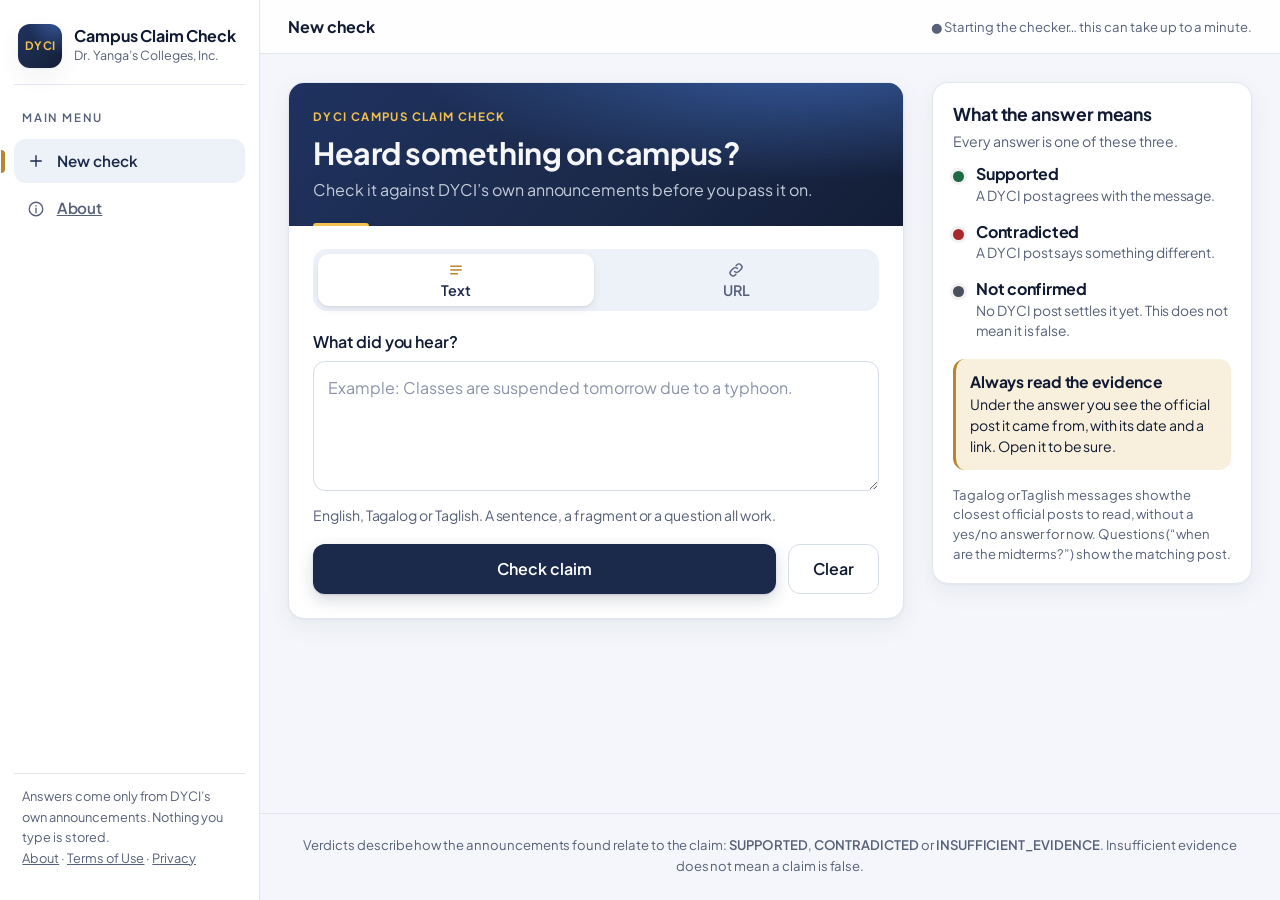
<file: frontend/index.html>
<!DOCTYPE html>
<html lang="en">
<head>
  <meta charset="utf-8">
  <meta name="viewport" content="width=device-width, initial-scale=1">
  <title>DYCI Campus Claim Check</title>
  <link rel="stylesheet" href="css/styles.css">
</head>
<body>
  <a class="skip" href="#claim">Skip to the claim form</a>

  <div class="shell">
    <aside id="sidebar" class="sidebar" aria-label="Main menu">
      <div class="brand">
        <span class="brand-badge" aria-hidden="true">DYCI</span>
        <div>
          <p class="brand-name">Campus Claim Check</p>
          <p class="brand-sub">Dr. Yanga&rsquo;s Colleges, Inc.</p>
        </div>
      </div>
      <p class="nav-label">Main menu</p>
      <nav>
        <ul class="nav">
          <li><button type="button" class="nav-item active" data-view="check" aria-current="page">
            <svg class="nav-icon" viewBox="0 0 24 24" aria-hidden="true"><path d="M12 5v14M5 12h14"/></svg>New check</button></li>
          <li id="nav-dashboard" hidden><button type="button" class="nav-item" data-view="dashboard">
            <svg class="nav-icon" viewBox="0 0 24 24" aria-hidden="true"><path d="M4 20V10M10 20V4M16 20v-7M22 20H2"/></svg>Dashboard</button></li>
          <li id="nav-account" hidden><button type="button" class="nav-item" data-view="account">
            <svg class="nav-icon" viewBox="0 0 24 24" aria-hidden="true"><circle cx="12" cy="8" r="4"/><path d="M4 21c0-4.4 3.6-7 8-7s8 2.6 8 7"/></svg>Account</button></li>
          <li id="nav-users" hidden><button type="button" class="nav-item" data-view="users">
            <svg class="nav-icon" viewBox="0 0 24 24" aria-hidden="true"><circle cx="9" cy="8" r="3.5"/><path d="M2.5 20c0-3.6 2.9-6 6.5-6s6.5 2.4 6.5 6M16 4.5a3.5 3.5 0 0 1 0 7M18 14c2.2.6 3.5 2.8 3.5 6"/></svg>Users</button></li>
          <li id="nav-sources" hidden><button type="button" class="nav-item" data-view="sources">
            <svg class="nav-icon" viewBox="0 0 24 24" aria-hidden="true"><rect x="3" y="4" width="18" height="16" rx="2"/><path d="M7 9h10M7 13h10M7 17h6"/></svg>Sources<span id="nav-sources-badge" class="nav-badge" hidden></span></button></li>
          <li id="nav-tour" hidden><button type="button" class="nav-item" id="tour-start">
            <svg class="nav-icon" viewBox="0 0 24 24" aria-hidden="true"><path d="M5 4v16M5 5h11l-2 3.5L16 12H5"/></svg>Take the tour</button></li>
          <li><a class="nav-item" href="about.html">
            <svg class="nav-icon" viewBox="0 0 24 24" aria-hidden="true"><circle cx="12" cy="12" r="9"/><path d="M12 11v6M12 7.5v.5"/></svg>About</a></li>
        </ul>
      </nav>
      <p class="sidebar-foot">Answers come only from DYCI&rsquo;s own announcements. Nothing you type is stored.<br>
        <a href="about.html">About</a> &middot; <a href="terms.html">Terms of Use</a> &middot; <a href="privacy.html">Privacy</a></p>
    </aside>
    <div id="scrim" class="scrim" hidden></div>

    <div class="main-col">
      <header class="topbar">
        <button type="button" id="menu-btn" class="icon-btn" aria-controls="sidebar" aria-expanded="false" aria-label="Open the menu">
          <svg viewBox="0 0 24 24" aria-hidden="true"><path d="M4 7h16M4 12h16M4 17h16"/></svg></button>
        <p id="view-title" class="topbar-title">New check</p>
        <p id="api-status" class="api-status pending" role="status">Connecting to the checker…</p>
        <div id="account-chip" class="account-chip" hidden>
          <span id="account-name"></span>
          <button type="button" id="signout-btn" class="secondary small">Sign out</button>
        </div>
        <div id="signin-top" class="signin-top" hidden></div>
      </header>

      <main id="main">
        <section id="view-check" class="view" aria-labelledby="check-heading">
          <div class="grid">
            <div class="col-main">
              <div class="scan-card">
                <div id="tour-banner" class="tour-banner" hidden>
                  <span>New here? See how the checker works in about a minute.</span>
                  <button type="button" id="tour-banner-start" class="primary small">Take the tour</button>
                  <button type="button" id="tour-banner-close" class="icon-btn" aria-label="Hide this message">&times;</button>
                </div>
                <div class="card-hero">
                  <p class="hero-kicker">DYCI Campus Claim Check</p>
                  <h1 id="check-heading" class="scan-title">Heard something on campus?</h1>
                  <p class="scan-lead">Check it against DYCI&rsquo;s own announcements before you pass it on.</p>
                </div>
                <div class="tabs" role="tablist" aria-label="What to check" id="mode-tabs">
                  <button type="button" role="tab" id="tab-text" class="tab" aria-selected="true" data-mode="text">
                    <svg viewBox="0 0 24 24" aria-hidden="true"><path d="M5 7h14M5 12h14M5 17h9"/></svg>Text</button>
                  <button type="button" role="tab" id="tab-url" class="tab" aria-selected="false" data-mode="url">
                    <svg viewBox="0 0 24 24" aria-hidden="true"><path d="M10 14a4 4 0 0 0 5.7 0l3-3a4 4 0 0 0-5.7-5.7l-1 1M14 10a4 4 0 0 0-5.7 0l-3 3a4 4 0 0 0 5.7 5.7l1-1"/></svg>URL</button>
                </div>

                <form id="verify-form" novalidate>
                  <label for="claim">What did you hear?</label>
                  <textarea id="claim" name="claim" rows="4" required maxlength="1000" aria-describedby="claim-help"
                    placeholder="Example: Classes are suspended tomorrow due to a typhoon."></textarea>
                  <p id="claim-help" class="help">English, Tagalog or Taglish. A sentence, a fragment or a question all work.</p>
                  <p id="claim-error" class="field-error" hidden></p>

                  <div id="url-field" class="optional-link" hidden>
                    <label for="url">Link to the announcement</label>
                    <input id="url" name="url" type="text" inputmode="url" autocomplete="off"
                      placeholder="https://www.facebook.com/…" aria-describedby="url-help">
                    <p id="url-help" class="help">The message above is checked against that page only. The page is fetched
                      for this check and not stored. It is not checked against DYCI&rsquo;s announcements.</p>
                  </div>

                  <div class="actions">
                    <button type="submit" id="submit-btn" class="primary">Check claim</button>
                    <button type="button" id="reset-btn" class="secondary">Clear</button>
                  </div>
                </form>

                <!-- Screenshot check (Phase 1): hidden unless /health enables it. The picture stays in the browser for the preview;
                     only the checked upload is sent, and the server keeps nothing. -->
                <section id="image-check" class="image-check" hidden aria-labelledby="image-title">
                  <h2 id="image-title" class="visually-hidden">Check a screenshot or photo of an announcement</h2>
                  <form id="image-form" novalidate>
                    <label for="image-file" class="drop">
                      <svg viewBox="0 0 24 24" aria-hidden="true"><rect x="3" y="5" width="18" height="14" rx="2"/><path d="m3 16 5-5 4 4 3-3 6 6"/><circle cx="15.5" cy="9.5" r="1.5"/></svg>
                      <span class="drop-title">Choose a screenshot or photo</span>
                      <span class="optional">JPEG, PNG or WebP, up to 5 MB</span>
                    </label>
                    <input id="image-file" name="image" type="file" accept="image/jpeg,image/png,image/webp" aria-describedby="image-help">
                    <p id="image-help" class="help">The text in the picture is read and checked against the campus announcements. This
                      checks what the picture says, not whether the picture was edited. The picture is not stored.</p>
                    <img id="image-preview" class="image-preview" alt="Preview of the selected picture" hidden>
                    <p id="image-error" class="field-error" hidden></p>
                    <div class="actions">
                      <button type="submit" id="image-submit" class="primary">Check screenshot</button>
                    </div>
                  </form>
                </section>
              </div>

              <section id="status-region" aria-live="polite" aria-atomic="true">
                <p id="loading" class="loading" hidden></p>
                <div id="error" class="error" role="alert" hidden tabindex="-1">
                  <h2 id="error-title"></h2>
                  <p id="error-message"></p>
                  <p id="error-hint" class="help"></p>
                  <details id="error-tech" class="error-tech" hidden>
                    <summary>Technical details</summary>
                    <p id="error-tech-text" class="help"></p>
                  </details>
                </div>
              </section>

              <section id="result" class="result" hidden aria-labelledby="result-title" tabindex="-1"></section>
            </div>

            <aside class="col-side">
              <section id="guide" class="card" aria-labelledby="guide-title" tabindex="-1">
                <!-- The same title, labels and words as the tour's "What the answer means" and "Always read the evidence"
                     steps (js/app.js exampleVerdicts and tourSteps); tests/test_pages.py keeps them identical. -->
                <h2 id="guide-title">What the answer means</h2>
                <p class="help guide-lead">Every answer is one of these three.</p>
                <ul class="legend">
                  <li><span class="dot supported" aria-hidden="true"></span><div><h3>Supported</h3><p>A DYCI post agrees with the message.</p></div></li>
                  <li><span class="dot contradicted" aria-hidden="true"></span><div><h3>Contradicted</h3><p>A DYCI post says something different.</p></div></li>
                  <li><span class="dot insufficient" aria-hidden="true"></span><div><h3>Not confirmed</h3><p>No DYCI post settles it yet. This does not mean it is false.</p></div></li>
                </ul>
                <div class="guide-evidence">
                  <h3>Always read the evidence</h3>
                  <p>Under the answer you see the official post it came from, with its date and a link. Open it to be sure.</p>
                </div>
                <p class="guide-other">Tagalog or Taglish messages show the closest official posts to read, without a yes/no
                  answer for now. Questions (&ldquo;when are the midterms?&rdquo;) show the matching post.</p>
                <!-- Picture levels: shown only when the picture check is on; the same words as the tour's levels step
                     (js/app.js exampleLevels); tests/test_pages.py keeps them identical. -->
                <div id="guide-levels" class="guide-levels" hidden>
                  <h3 class="guide-levels-title">Picture check levels</h3>
                  <p class="help guide-lead">Screenshots and posters get a level from 5 to 1.</p>
                  <ul class="legend">
                    <li><span class="dot supported" aria-hidden="true"></span><div><h3>Level 5: Matches DYCI</h3><p>Every statement read from the picture matches a DYCI post, and none conflicts.</p></div></li>
                    <li><span class="dot supported" aria-hidden="true"></span><div><h3>Level 4: Mostly matches</h3><p>Some statements match a DYCI post and none conflicts; the rest couldn’t be checked.</p></div></li>
                    <li><span class="dot insufficient" aria-hidden="true"></span><div><h3>Level 3: Can’t confirm</h3><p>Nothing clearly matches or conflicts. Often the text was hard to read, or DYCI hasn’t posted about it. This does not mean it is fake.</p></div></li>
                    <li><span class="dot sketchy" aria-hidden="true"></span><div><h3>Level 2: Sketchy</h3><p>It looks official, but something in it doesn’t fit DYCI’s posts. Check DYCI’s page before sharing.</p></div></li>
                    <li><span class="dot contradicted" aria-hidden="true"></span><div><h3>Level 1: Conflicts with DYCI</h3><p>A DYCI post clearly says something different.</p></div></li>
                  </ul>
                </div>
              </section>
            </aside>
          </div>
        </section>

        <!-- Sign in with Google, DYCI accounts only (CAMPUS_VERIFY_AUTH=google): hidden unless /health says so. -->
        <section id="view-signin" class="view landing" hidden aria-labelledby="signin-heading">
          <div class="landing-hero">
            <p class="hero-kicker landing-kicker">DYCI Campus Claim Check</p>
            <h1 id="signin-heading">Heard something on campus? Check it before you pass it on.</h1>
            <p class="landing-lead">Compare any message, screenshot or link with Dr. Yanga&rsquo;s Colleges&rsquo; own
              official announcements, in seconds.</p>
            <div id="google-btn" class="google-btn"></div>
            <p class="landing-note">For the DYCI community: sign in with your <strong id="signin-domain">@dyci.edu.ph</strong>
              Google account.</p>
            <p id="signin-error" class="field-error" role="alert" hidden></p>
          </div>
          <div class="landing-grid">
            <div class="landing-tile"><span class="tile-icon" aria-hidden="true"><svg viewBox="0 0 24 24"><path d="M5 7h14M5 12h14M5 17h9"/></svg></span><h2>Type it</h2><p>Write what you heard, in English, Tagalog or Taglish.</p></div>
            <div class="landing-tile"><span class="tile-icon" aria-hidden="true"><svg viewBox="0 0 24 24"><rect x="3" y="5" width="18" height="14" rx="2"/><path d="m3 16 5-5 4 4 3-3 6 6"/></svg></span><h2>Screenshot it</h2><p>Upload a picture of an announcement; its text and photo are checked.</p></div>
            <div class="landing-tile"><span class="tile-icon" aria-hidden="true"><svg viewBox="0 0 24 24"><path d="M10 14a4 4 0 0 0 5.7 0l3-3a4 4 0 0 0-5.7-5.7l-1 1M14 10a4 4 0 0 0-5.7 0l-3 3a4 4 0 0 0 5.7 5.7l1-1"/></svg></span><h2>Link it</h2><p>Paste a link to a post and check your message against it.</p></div>
          </div>
          <div class="landing-answers">
            <h2>Answers you can trust, with the source</h2>
            <ul>
              <li><span class="dot supported" aria-hidden="true"></span><strong>Yes</strong> &mdash; a DYCI post backs it</li>
              <li><span class="dot contradicted" aria-hidden="true"></span><strong>No</strong> &mdash; DYCI&rsquo;s post says otherwise</li>
              <li><span class="dot insufficient" aria-hidden="true"></span><strong>Not confirmed yet</strong> &mdash; nothing settles it, so don&rsquo;t share it yet</li>
            </ul>
            <p class="help">Every answer shows the official post, its date and a link.</p>
          </div>
          <div class="scan-card signin-card">
            <p class="help"><a href="about.html">About</a> &middot; <a href="terms.html">Terms of Use</a> &middot;
              <a href="privacy.html">Privacy Notice</a></p>
            <p class="help">Google confirms who you are; this site never sees your password. It keeps your DYCI email,
              your name and when you signed in, so that only DYCI accounts can use it. It does not keep what you check
              unless you turn on history in your account.</p>
            <p class="help"><strong>By signing in you agree to the <a href="terms.html" target="_blank" rel="noopener">Terms
              of Use</a> and the <a href="privacy.html" target="_blank" rel="noopener">Privacy Notice</a>.</strong></p>
          </div>
        </section>

        <section id="view-account" class="view" hidden aria-labelledby="account-heading">
          <div class="account-wrap">
            <div class="account-hero">
              <div id="acct-avatar" class="avatar" aria-hidden="true"></div>
              <div class="account-who">
                <h1 id="account-heading" class="account-name"><span id="acct-name"></span></h1>
                <p class="account-email"><span id="acct-email"></span></p>
                <p class="account-meta"><span id="acct-role" class="role-badge"></span>
                  <span id="acct-since"></span></p>
              </div>
              <button type="button" id="signout-btn-2" class="secondary">Sign out</button>
            </div>

            <section class="account-card" aria-labelledby="privacy-heading">
              <h2 id="privacy-heading">Privacy &amp; history</h2>
              <div class="switch-row">
                <div>
                  <p class="switch-title">Keep a history of my checks</p>
                  <p class="help">Off by default. When on, the messages and links you check are kept under
                    <strong>My checks</strong> so you can see them again. Only you can see them. Pictures are never kept.
                    The newest 50 are kept, each for 90 days.</p>
                </div>
                <label class="switch" for="history-toggle">
                  <input type="checkbox" id="history-toggle" role="switch">
                  <span class="switch-track" aria-hidden="true"></span>
                  <span class="visually-hidden">Keep a history of my checks</span>
                </label>
              </div>
              <p id="history-status" class="help" role="status"></p>
            </section>

            <section class="account-card" id="checks-card" aria-labelledby="checks-heading" hidden>
              <div class="checks-head">
                <h2 id="checks-heading">My checks</h2>
                <button type="button" id="checks-clear" class="secondary small" hidden>Clear all</button>
              </div>
              <p class="help">Each answer is what the checker said <em>on that day</em>. Posts and dates change, so use
                <strong>Check again</strong> for today&rsquo;s answer.</p>
              <p id="checks-status" class="help" role="status"></p>
              <ol id="checks-list" class="checks-list"></ol>
            </section>

            <section class="account-card" aria-labelledby="data-heading">
              <h2 id="data-heading">Your data</h2>
              <p class="help">We keep your DYCI email, your name and when you signed in. Never your password, and never
                what you check unless history is on.
                <a href="privacy.html" target="_blank" rel="noopener">Read the privacy notice</a>.</p>
            </section>

            <section class="account-card danger-zone" aria-labelledby="danger-heading">
              <h2 id="danger-heading">Danger zone</h2>
              <div class="switch-row">
                <div>
                  <p class="switch-title">Delete my account</p>
                  <p class="help">Erases your name, email, sign-in record, history choice and saved checks. This cannot
                    be undone.</p>
                </div>
                <button type="button" id="delete-account-btn" class="danger-btn">Delete account</button>
              </div>
              <p id="delete-status" class="help" role="status"></p>
            </section>
          </div>

          <dialog id="delete-dialog" class="confirm-dialog" aria-labelledby="delete-title">
            <h2 id="delete-title">Delete your account?</h2>
            <p>This erases your name, DYCI email, sign-in record, history choice and saved checks from the checker. You can sign in
              again later, which creates a new account.</p>
            <ol class="confirm-steps">
              <li><label for="delete-confirm">Type <strong>DELETE</strong> to confirm</label>
                <input id="delete-confirm" type="text" autocomplete="off" spellcheck="false"></li>
              <li><span>Confirm it is you with Google</span>
                <div id="delete-google-btn" class="google-btn" hidden></div>
                <p id="delete-google-hint" class="help">Available after you type DELETE.</p></li>
            </ol>
            <p id="delete-error" class="field-error" role="alert" hidden></p>
            <div class="actions">
              <button type="button" id="delete-cancel" class="secondary">Cancel</button>
            </div>
          </dialog>
        </section>

        <section id="view-users" class="view" hidden aria-labelledby="users-heading">
          <div class="dash-head">
            <div>
              <h1 id="users-heading" class="scan-title">Users</h1>
              <p class="scan-lead">DYCI accounts that have signed in. Disabling an account signs it out and blocks sign-in.
                Administrators are set by the server owner.</p>
            </div>
            <button type="button" id="users-refresh" class="secondary">Refresh</button>
          </div>
          <p id="users-status" class="loading" role="status"></p>
          <div id="users-body" class="table-wrap"></div>
        </section>

        <section id="view-sources" class="view" hidden aria-labelledby="sources-heading">
          <div class="dash-head">
            <h1 id="sources-heading" class="scan-title">Sources</h1>
            <p class="scan-lead">The official Facebook pages the checker collects announcements from. Tokens are stored
              encrypted and are never shown again after you save them.</p>
          </div>
          <div class="dash-controls" role="toolbar" aria-label="Sources">
            <p id="sources-summary" class="control-label"></p>
            <button type="button" id="sources-refresh" class="secondary">Refresh</button>
          </div>
          <div id="sources-alert" class="alert-card" role="alert" hidden></div>
          <p id="sources-status" class="loading" role="status"></p>
          <div id="sources-body" class="table-wrap"></div>

          <div class="sources-grid">
            <section class="account-card" aria-labelledby="add-source-heading">
              <h2 id="add-source-heading">Add a page</h2>
              <form id="add-source-form" class="source-form" autocomplete="off">
                <label for="source-page-id">Page ID</label>
                <input id="source-page-id" type="text" inputmode="numeric" placeholder="e.g. 100064123456789" required>
                <label for="source-tier">Trust level</label>
                <select id="source-tier">
                  <option value="official">Official (DYCI&rsquo;s own pages)</option>
                  <option value="recognized">Recognized (departments, councils)</option>
                  <option value="unverified">Unverified</option>
                </select>
                <label for="source-token">Page access token</label>
                <input id="source-token" type="password" autocomplete="off" spellcheck="false" required>
                <p class="help">Given by a person who manages the page. The checker asks Meta to confirm it reads this
                  page before saving, and takes the page&rsquo;s name from Meta.</p>
                <p id="add-source-status" class="help" role="status"></p>
                <button type="submit" class="primary">Check with Meta and add</button>
              </form>
            </section>
            <section class="account-card" aria-labelledby="source-log-heading">
              <h2 id="source-log-heading">Recent activity</h2>
              <ol id="sources-log" class="source-log"></ol>
            </section>
          </div>

          <dialog id="token-dialog" class="confirm-dialog" aria-labelledby="token-title">
            <h2 id="token-title">Replace token</h2>
            <p id="token-for" class="help"></p>
            <form id="token-form" autocomplete="off">
              <label for="token-input">New page access token</label>
              <input id="token-input" type="password" autocomplete="off" spellcheck="false" required>
              <p id="token-error" class="field-error" role="alert" hidden></p>
              <div class="actions">
                <button type="button" id="token-cancel" class="secondary">Cancel</button>
                <button type="submit" class="primary">Check with Meta and save</button>
              </div>
            </form>
          </dialog>
        </section>

        <section id="view-dashboard" class="view" hidden aria-labelledby="dash-heading">
          <div class="dash-head">
            <div>
              <h1 id="dash-heading" class="scan-title">Platform overview</h1>
              <p class="scan-lead">How the checker has been used. Counts only: no message, link or address is stored.
                Counts are kept for 400 days.</p>
            </div>
          </div>
          <div class="dash-controls" role="toolbar" aria-label="Dashboard period and report">
            <div class="control-group">
              <label for="dash-range" class="control-label">Period</label>
              <select id="dash-range">
                <option value="7" selected>Last 7 days</option>
                <option value="30">Last 30 days</option>
                <option value="90">Last 90 days</option>
                <option value="400">All kept (400 days)</option>
              </select>
              <button type="button" id="dash-refresh" class="secondary">Refresh</button>
            </div>
            <div class="control-group">
              <button type="button" id="dash-csv" class="secondary">Download CSV</button>
              <button type="button" id="dash-print" class="primary">Print / Save as PDF</button>
            </div>
          </div>
          <!-- Printed report only (panel request 2026-10-29): filled by js/app.js when the counts load. -->
          <div class="print-only report-head" aria-hidden="true">
            <p class="report-org">Dr. Yanga&rsquo;s Colleges, Inc. &middot; DYCI Campus Claim Check</p>
            <h1 class="report-title">Usage report</h1>
            <p id="report-period"></p>
            <p id="report-made"></p>
          </div>
          <div id="dash-sources-alert" class="alert-card" role="alert" hidden></div>
          <p id="dash-status" class="loading" role="status"></p>
          <p id="dash-csv-status" class="help" role="status"></p>
          <div id="dash-body"></div>
          <div class="print-only report-foot" aria-hidden="true">
            <p>Counts only: no message, link, picture, name or address is stored. &ldquo;Not confirmed&rdquo; does not mean
              false, and &ldquo;contradicted&rdquo; is not a count of fake news. For DYCI use.</p>
          </div>
        </section>
      </main>

      <footer class="footer">
        <p>Verdicts describe how the announcements found relate to the claim: <strong>SUPPORTED</strong>,
          <strong>CONTRADICTED</strong> or <strong>INSUFFICIENT_EVIDENCE</strong>. Insufficient evidence does not mean a
          claim is false.</p>
      </footer>
    </div>
  </div>

  <!-- Guided tour (CAMPUS_VERIFY_TOUR): built and shown by js/app.js only while the tour runs. -->
  <div id="tour" class="tour" hidden>
    <div id="tour-spot" class="tour-spot" aria-hidden="true"></div>
    <div id="tour-card" class="tour-card" role="dialog" aria-modal="true" aria-labelledby="tour-title" tabindex="-1">
      <p id="tour-step" class="tour-step"></p>
      <h2 id="tour-title"></h2>
      <div id="tour-body"></div>
      <div id="tour-dots" class="tour-dots" aria-hidden="true"></div>
      <div class="tour-actions">
        <button type="button" id="tour-skip" class="link-btn">Skip tour</button>
        <span class="tour-gap"></span>
        <button type="button" id="tour-back" class="secondary small">Back</button>
        <button type="button" id="tour-next" class="primary small">Next</button>
      </div>
    </div>
  </div>

  <script src="js/config.js"></script>
  <script src="js/api.js"></script>
  <script src="js/app.js"></script>
</body>
</html>
</file>
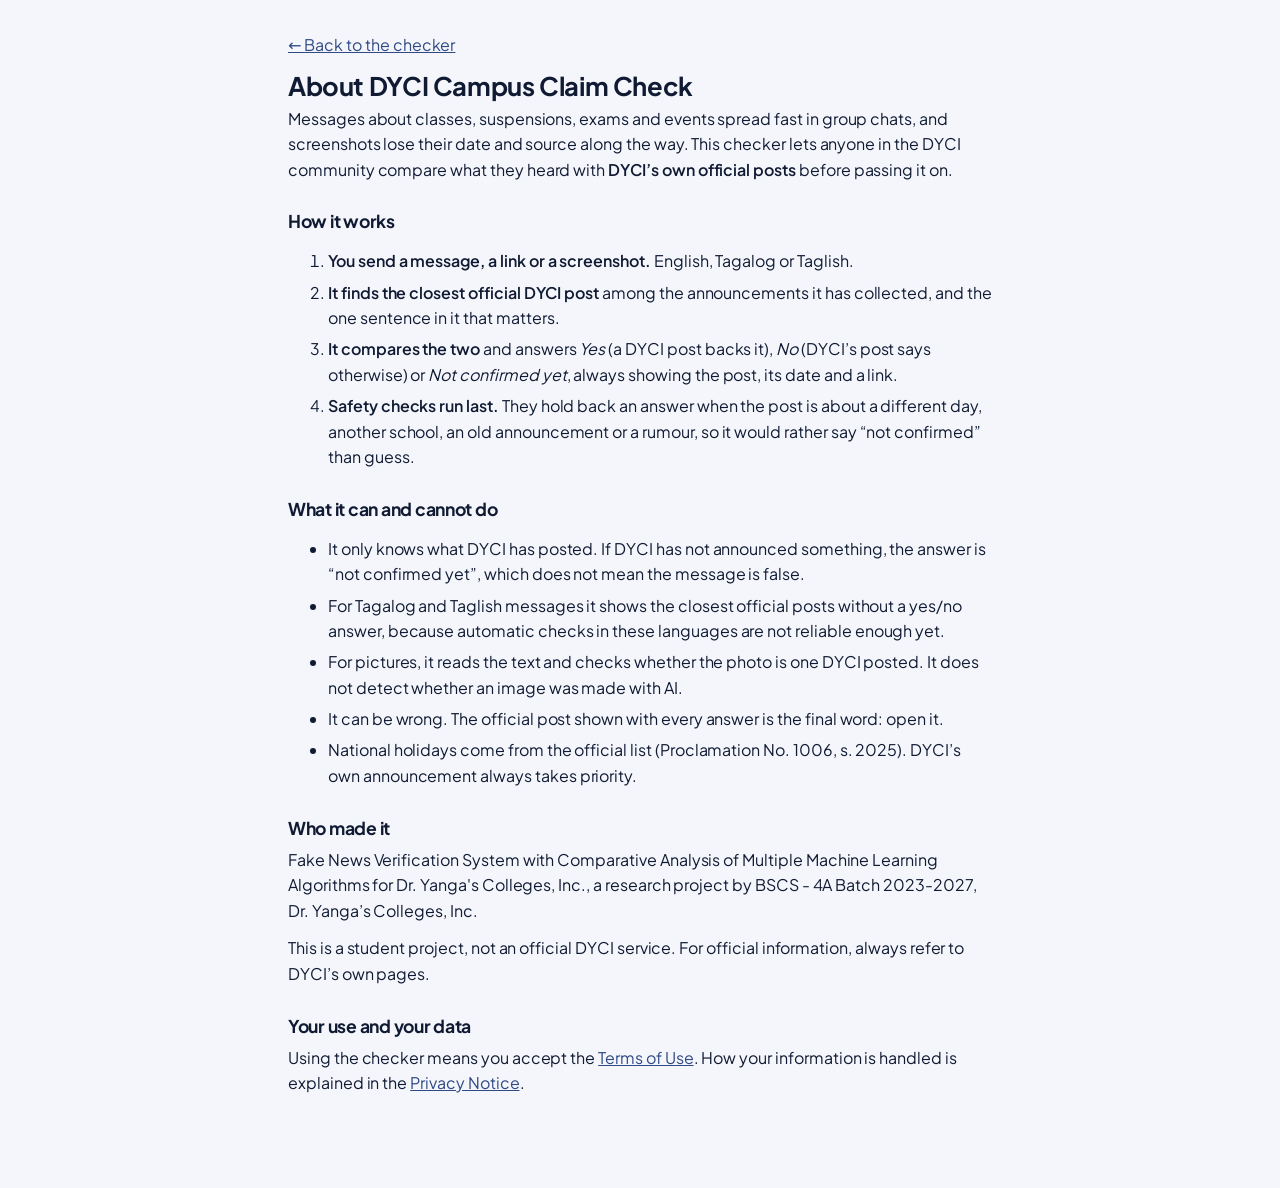
<file: frontend/about.html>
<!DOCTYPE html>
<html lang="en">
<head>
  <meta charset="utf-8">
  <meta name="viewport" content="width=device-width, initial-scale=1">
  <title>About · DYCI Campus Claim Check</title>
  <link rel="stylesheet" href="css/styles.css">
  <style>
    .notice { max-width: 46rem; margin: 2rem auto; padding: 0 1rem 3rem; line-height: 1.6; }
    .notice h1 { font-size: 1.6rem; margin-bottom: .25rem; }
    .notice h2 { font-size: 1.1rem; margin-top: 1.75rem; }
    .notice ol li, .notice ul li { margin-bottom: .35rem; }
    .todo { background: #fff3cd; padding: 0 .2rem; }
  </style>
</head>
<body>
  <main class="notice">
    <p><a href="./">&larr; Back to the checker</a></p>
    <h1>About DYCI Campus Claim Check</h1>
    <p>Messages about classes, suspensions, exams and events spread fast in group chats, and screenshots lose their
      date and source along the way. This checker lets anyone in the DYCI community compare what they heard with
      <strong>DYCI&rsquo;s own official posts</strong> before passing it on.</p>

    <h2>How it works</h2>
    <ol>
      <li><strong>You send a message, a link or a screenshot.</strong> English, Tagalog or Taglish.</li>
      <li><strong>It finds the closest official DYCI post</strong> among the announcements it has collected, and the one
        sentence in it that matters.</li>
      <li><strong>It compares the two</strong> and answers <em>Yes</em> (a DYCI post backs it), <em>No</em> (DYCI&rsquo;s
        post says otherwise) or <em>Not confirmed yet</em>, always showing the post, its date and a link.</li>
      <li><strong>Safety checks run last.</strong> They hold back an answer when the post is about a different day, another
        school, an old announcement or a rumour, so it would rather say &ldquo;not confirmed&rdquo; than guess.</li>
    </ol>

    <h2>What it can and cannot do</h2>
    <ul>
      <li>It only knows what DYCI has posted. If DYCI has not announced something, the answer is &ldquo;not confirmed
        yet&rdquo;, which does not mean the message is false.</li>
      <li>For Tagalog and Taglish messages it shows the closest official posts without a yes/no answer, because
        automatic checks in these languages are not reliable enough yet.</li>
      <li>For pictures, it reads the text and checks whether the photo is one DYCI posted. It does not detect whether an
        image was made with AI.</li>
      <li>It can be wrong. The official post shown with every answer is the final word: open it.</li>
      <li>National holidays come from the official list (Proclamation No. 1006, s. 2025). DYCI&rsquo;s own announcement
        always takes priority.</li>
    </ul>

    <h2>Who made it</h2>
    <p>Fake News Verification System with Comparative Analysis of Multiple Machine Learning Algorithms for Dr. Yanga's Colleges, Inc., a research project by BSCS - 4A Batch&#32; 2023-2027, Dr. Yanga&rsquo;s Colleges, Inc.</p>
    <p>This is a student project, not an official DYCI service. For official information, always refer to DYCI&rsquo;s
      own pages.</p>


    <h2>Your use and your data</h2>
    <p>Using the checker means you accept the <a href="terms.html">Terms of Use</a>. How your information is handled is
      explained in the <a href="privacy.html">Privacy Notice</a>.</p>
  </main>
</body>
</html>
</file>
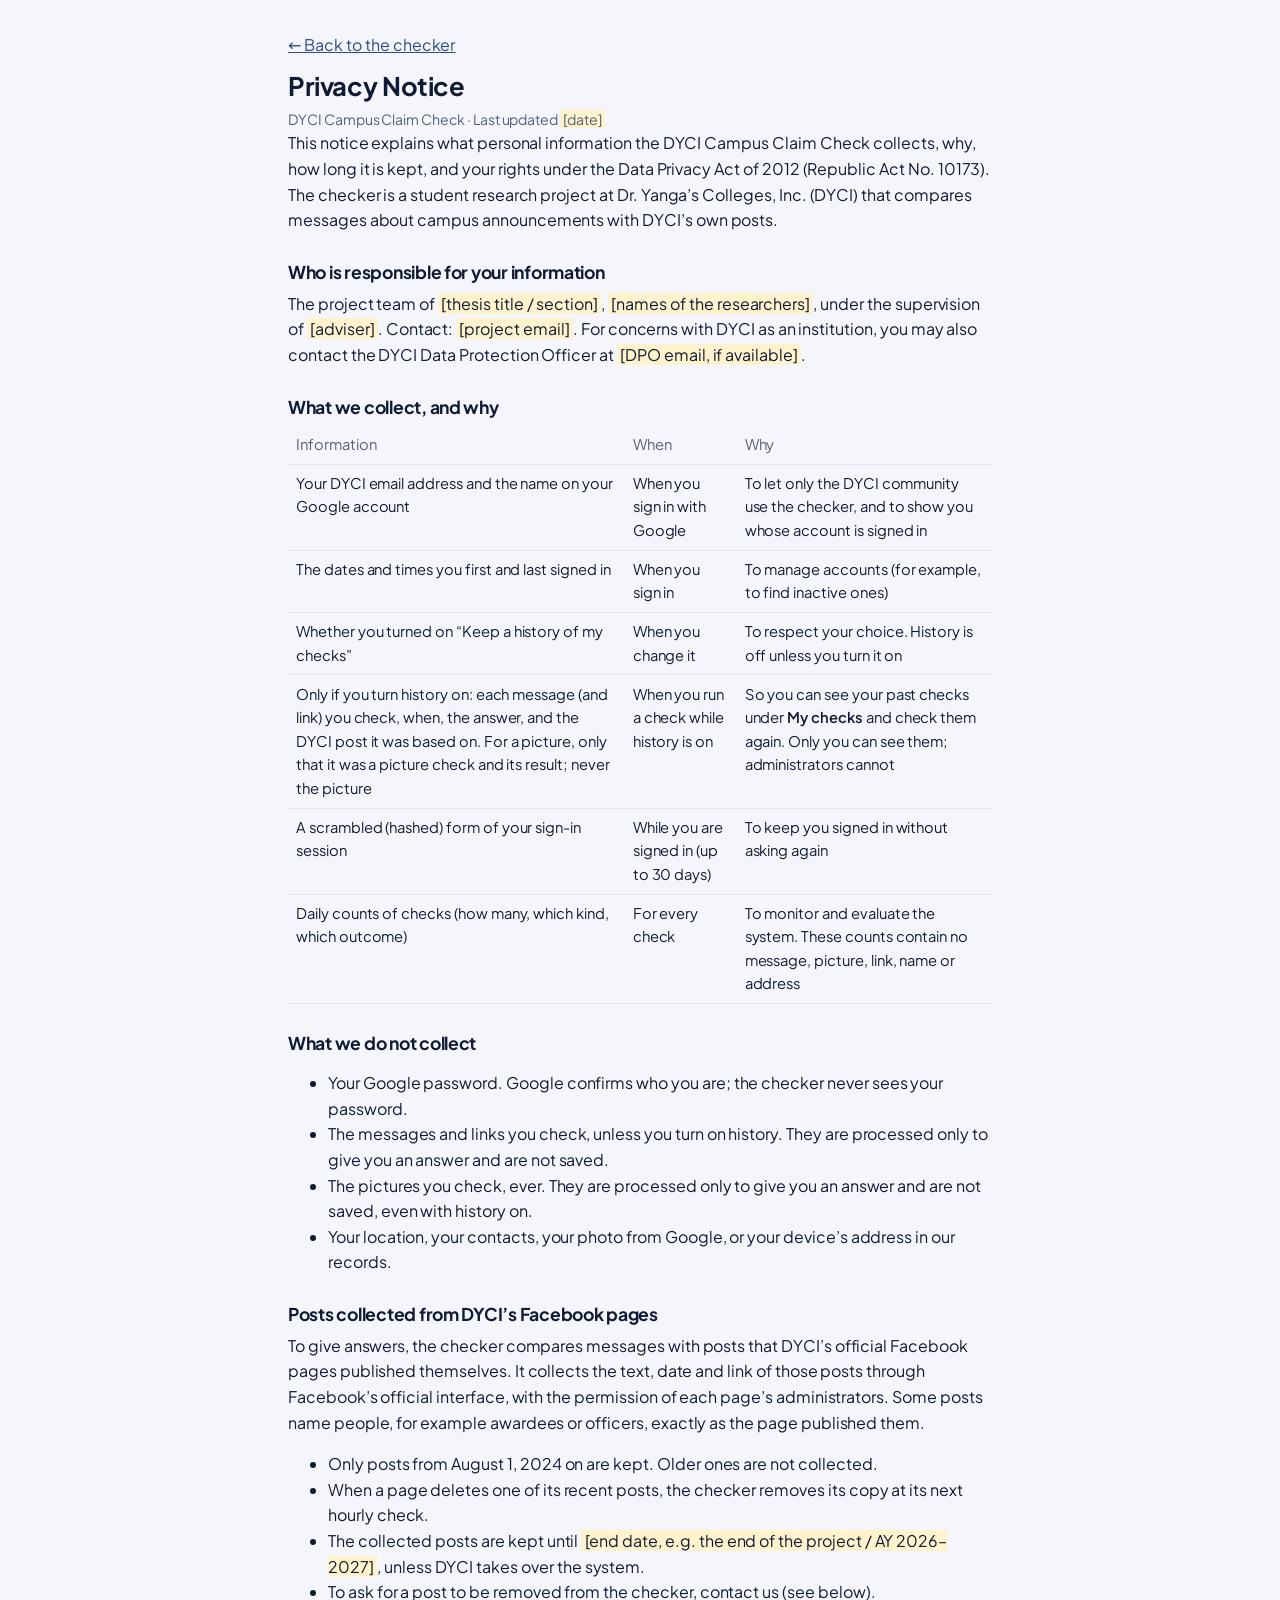
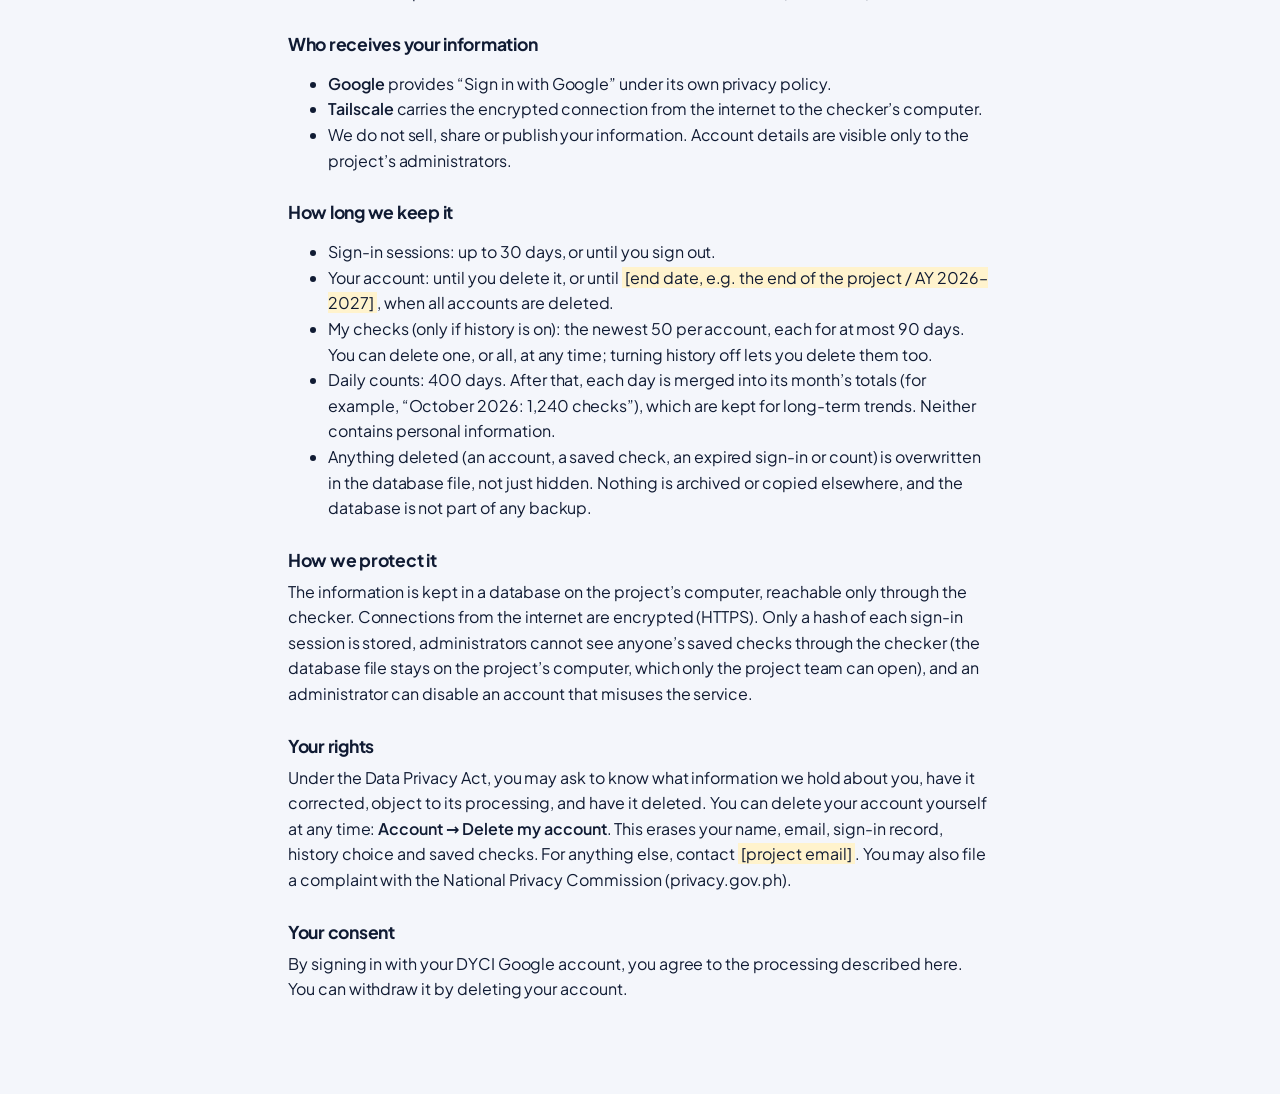
<file: frontend/privacy.html>
<!DOCTYPE html>
<html lang="en">
<head>
  <meta charset="utf-8">
  <meta name="viewport" content="width=device-width, initial-scale=1">
  <title>Privacy Notice · DYCI Campus Claim Check</title>
  <link rel="stylesheet" href="css/styles.css">
  <style>
    .notice { max-width: 46rem; margin: 2rem auto; padding: 0 1rem 3rem; line-height: 1.6; }
    .notice h1 { font-size: 1.6rem; margin-bottom: .25rem; }
    .notice h2 { font-size: 1.1rem; margin-top: 1.75rem; }
    .notice table { margin: .5rem 0; }
    .notice td, .notice th { vertical-align: top; }
    .todo { background: #fff3cd; padding: 0 .2rem; }
  </style>
</head>
<body>
  <main class="notice">
    <p><a href="./">&larr; Back to the checker</a></p>
    <h1>Privacy Notice</h1>
    <p class="help">DYCI Campus Claim Check &middot; Last updated <span class="todo">[date]</span></p>

    <p>This notice explains what personal information the DYCI Campus Claim Check collects, why, how long it is kept,
      and your rights under the Data Privacy Act of 2012 (Republic Act No. 10173). The checker is a student research
      project at Dr. Yanga&rsquo;s Colleges, Inc. (DYCI) that compares messages about campus announcements with DYCI&rsquo;s
      own posts.</p>

    <h2>Who is responsible for your information</h2>
    <p>The project team of <span class="todo">[thesis title / section]</span>, <span class="todo">[names of the
      researchers]</span>, under the supervision of <span class="todo">[adviser]</span>. Contact:
      <span class="todo">[project email]</span>. For concerns with DYCI as an institution, you may also contact the
      DYCI Data Protection Officer at <span class="todo">[DPO email, if available]</span>.</p>

    <h2>What we collect, and why</h2>
    <table>
      <thead><tr><th>Information</th><th>When</th><th>Why</th></tr></thead>
      <tbody>
        <tr><td>Your DYCI email address and the name on your Google account</td><td>When you sign in with Google</td>
          <td>To let only the DYCI community use the checker, and to show you whose account is signed in</td></tr>
        <tr><td>The dates and times you first and last signed in</td><td>When you sign in</td>
          <td>To manage accounts (for example, to find inactive ones)</td></tr>
        <tr><td>Whether you turned on &ldquo;Keep a history of my checks&rdquo;</td><td>When you change it</td>
          <td>To respect your choice. History is off unless you turn it on</td></tr>
        <tr><td>Only if you turn history on: each message (and link) you check, when, the answer, and the DYCI post it
          was based on. For a picture, only that it was a picture check and its result; never the picture</td>
          <td>When you run a check while history is on</td>
          <td>So you can see your past checks under <strong>My checks</strong> and check them again. Only you can see
            them; administrators cannot</td></tr>
        <tr><td>A scrambled (hashed) form of your sign-in session</td><td>While you are signed in (up to 30 days)</td>
          <td>To keep you signed in without asking again</td></tr>
        <tr><td>Daily counts of checks (how many, which kind, which outcome)</td><td>For every check</td>
          <td>To monitor and evaluate the system. These counts contain no message, picture, link, name or address</td></tr>
      </tbody>
    </table>

    <h2>What we do not collect</h2>
    <ul>
      <li>Your Google password. Google confirms who you are; the checker never sees your password.</li>
      <li>The messages and links you check, unless you turn on history. They are processed only to give you an
        answer and are not saved.</li>
      <li>The pictures you check, ever. They are processed only to give you an answer and are not saved, even with
        history on.</li>
      <li>Your location, your contacts, your photo from Google, or your device&rsquo;s address in our records.</li>
    </ul>

    <h2>Posts collected from DYCI&rsquo;s Facebook pages</h2>
    <p>To give answers, the checker compares messages with posts that DYCI&rsquo;s official Facebook pages published
      themselves. It collects the text, date and link of those posts through Facebook&rsquo;s official interface, with
      the permission of each page&rsquo;s administrators. Some posts name people, for example awardees or officers,
      exactly as the page published them.</p>
    <ul>
      <li>Only posts from August 1, 2024 on are kept. Older ones are not collected.</li>
      <li>When a page deletes one of its recent posts, the checker removes its copy at its next hourly check.</li>
      <li>The collected posts are kept until <span class="todo">[end date, e.g. the end of the project /
        AY 2026&ndash;2027]</span>, unless DYCI takes over the system.</li>
      <li>To ask for a post to be removed from the checker, contact us (see below).</li>
    </ul>

    <h2>Who receives your information</h2>
    <ul>
      <li><strong>Google</strong> provides &ldquo;Sign in with Google&rdquo; under its own privacy policy.</li>
      <li><strong>Tailscale</strong> carries the encrypted connection from the internet to the checker&rsquo;s computer.</li>
      <li>We do not sell, share or publish your information. Account details are visible only to the project&rsquo;s
        administrators.</li>
    </ul>

    <h2>How long we keep it</h2>
    <ul>
      <li>Sign-in sessions: up to 30 days, or until you sign out.</li>
      <li>Your account: until you delete it, or until <span class="todo">[end date, e.g. the end of the project /
        AY 2026–2027]</span>, when all accounts are deleted.</li>
      <li>My checks (only if history is on): the newest 50 per account, each for at most 90 days. You can delete one,
        or all, at any time; turning history off lets you delete them too.</li>
      <li>Daily counts: 400 days. After that, each day is merged into its month&rsquo;s totals (for example,
        &ldquo;October 2026: 1,240 checks&rdquo;), which are kept for long-term trends. Neither contains personal
        information.</li>
      <li>Anything deleted (an account, a saved check, an expired sign-in or count) is overwritten in the database
        file, not just hidden. Nothing is archived or copied elsewhere, and the database is not part of any backup.</li>
    </ul>

    <h2>How we protect it</h2>
    <p>The information is kept in a database on the project&rsquo;s computer, reachable only through the checker.
      Connections from the internet are encrypted (HTTPS). Only a hash of each sign-in session is stored, administrators
      cannot see anyone&rsquo;s saved checks through the checker (the database file stays on the project&rsquo;s computer,
      which only the project team can open), and an administrator can disable an account that misuses the service.</p>

    <h2>Your rights</h2>
    <p>Under the Data Privacy Act, you may ask to know what information we hold about you, have it corrected, object to
      its processing, and have it deleted. You can delete your account yourself at any time: <strong>Account &rarr;
      Delete my account</strong>. This erases your name, email, sign-in record, history choice and saved checks. For
      anything else,
      contact <span class="todo">[project email]</span>. You may also file a complaint with the National Privacy
      Commission (privacy.gov.ph).</p>

    <h2>Your consent</h2>
    <p>By signing in with your DYCI Google account, you agree to the processing described here. You can withdraw it by
      deleting your account.</p>
  </main>
</body>
</html>
</file>
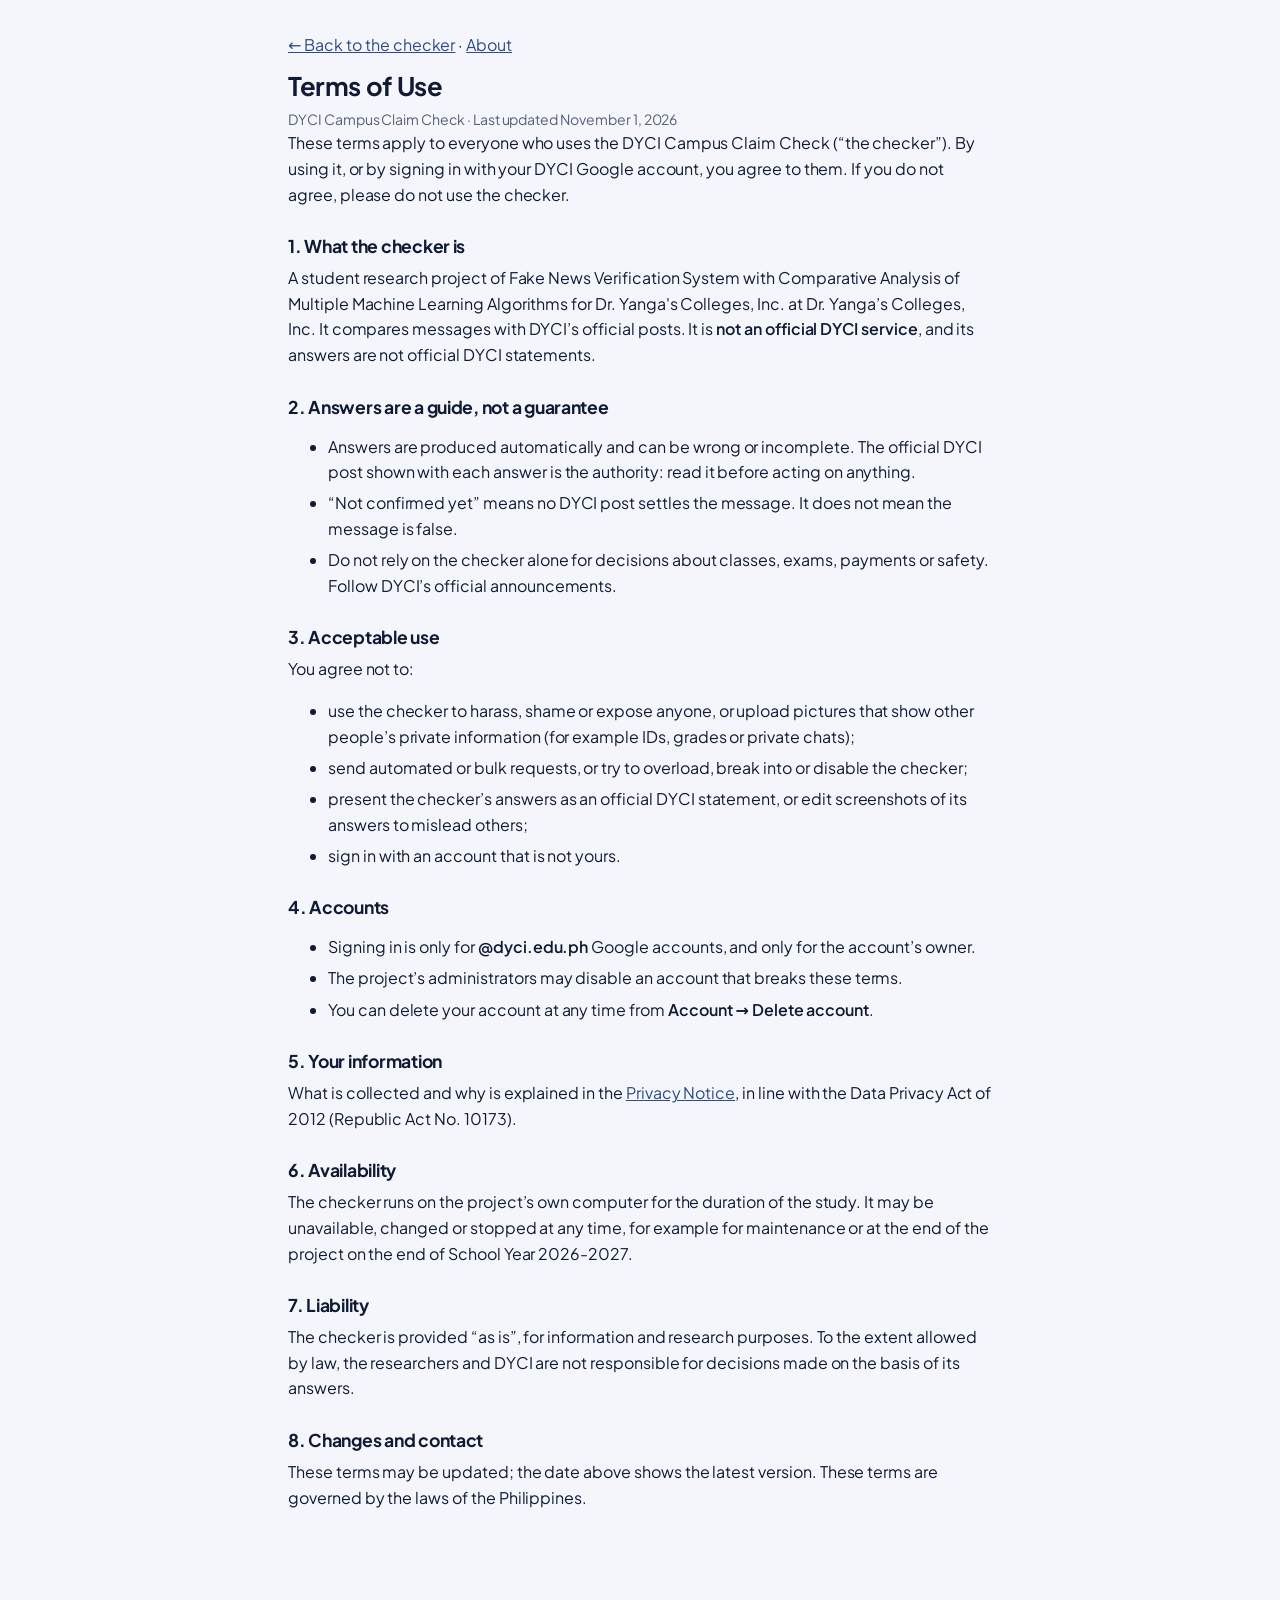
<file: frontend/terms.html>
<!DOCTYPE html>
<html lang="en">
<head>
  <meta charset="utf-8">
  <meta name="viewport" content="width=device-width, initial-scale=1">
  <title>Terms of Use · DYCI Campus Claim Check</title>
  <link rel="stylesheet" href="css/styles.css">
  <style>
    .notice { max-width: 46rem; margin: 2rem auto; padding: 0 1rem 3rem; line-height: 1.6; }
    .notice h1 { font-size: 1.6rem; margin-bottom: .25rem; }
    .notice h2 { font-size: 1.1rem; margin-top: 1.75rem; }
    .notice li { margin-bottom: .35rem; }
    .todo { background: #fff3cd; padding: 0 .2rem; }
  </style>
</head>
<body>
  <main class="notice">
    <p><a href="./">&larr; Back to the checker</a> &middot; <a href="about.html">About</a></p>
    <h1>Terms of Use</h1>
    <p class="help">DYCI Campus Claim Check &middot; Last updated November 1, 2026</p>

    <p>These terms apply to everyone who uses the DYCI Campus Claim Check (&ldquo;the checker&rdquo;). By using it, or
      by signing in with your DYCI Google account, you agree to them. If you do not agree, please do not use the
      checker.</p>

    <h2>1. What the checker is</h2>
    <p>A student research project of Fake News Verification System with Comparative Analysis of Multiple Machine Learning Algorithms for Dr. Yanga's Colleges, Inc. at Dr. Yanga&rsquo;s
      Colleges, Inc. It compares messages with DYCI&rsquo;s official posts. It is <strong>not an official DYCI
      service</strong>, and its answers are not official DYCI statements.</p>

    <h2>2. Answers are a guide, not a guarantee</h2>
    <ul>
      <li>Answers are produced automatically and can be wrong or incomplete. The official DYCI post shown with each
        answer is the authority: read it before acting on anything.</li>
      <li>&ldquo;Not confirmed yet&rdquo; means no DYCI post settles the message. It does not mean the message is
        false.</li>
      <li>Do not rely on the checker alone for decisions about classes, exams, payments or safety. Follow DYCI&rsquo;s
        official announcements.</li>
    </ul>

    <h2>3. Acceptable use</h2>
    <p>You agree not to:</p>
    <ul>
      <li>use the checker to harass, shame or expose anyone, or upload pictures that show other people&rsquo;s private
        information (for example IDs, grades or private chats);</li>
      <li>send automated or bulk requests, or try to overload, break into or disable the checker;</li>
      <li>present the checker&rsquo;s answers as an official DYCI statement, or edit screenshots of its answers to
        mislead others;</li>
      <li>sign in with an account that is not yours.</li>
    </ul>

    <h2>4. Accounts</h2>
    <ul>
      <li>Signing in is only for <strong>@dyci.edu.ph</strong> Google accounts, and only for the account&rsquo;s owner.</li>
      <li>The project&rsquo;s administrators may disable an account that breaks these terms.</li>
      <li>You can delete your account at any time from <strong>Account &rarr; Delete account</strong>.</li>
    </ul>

    <h2>5. Your information</h2>
    <p>What is collected and why is explained in the <a href="privacy.html">Privacy Notice</a>, in line with the Data
      Privacy Act of 2012 (Republic Act No. 10173).</p>

    <h2>6. Availability</h2>
    <p>The checker runs on the project&rsquo;s own computer for the duration of the study. It may be unavailable,
      changed or stopped at any time, for example for maintenance or at the end of the project on
      the end of School Year 2026-2027.</p>

    <h2>7. Liability</h2>
    <p>The checker is provided &ldquo;as is&rdquo;, for information and research purposes. To the extent allowed by
      law, the researchers and DYCI are not responsible for decisions made on the basis of its answers.</p>

    <h2>8. Changes and contact</h2>
    <p>These terms may be updated; the date above shows the latest version.  These terms are governed by the laws of the Philippines.</p>
  </main>
</body>
</html>
</file>
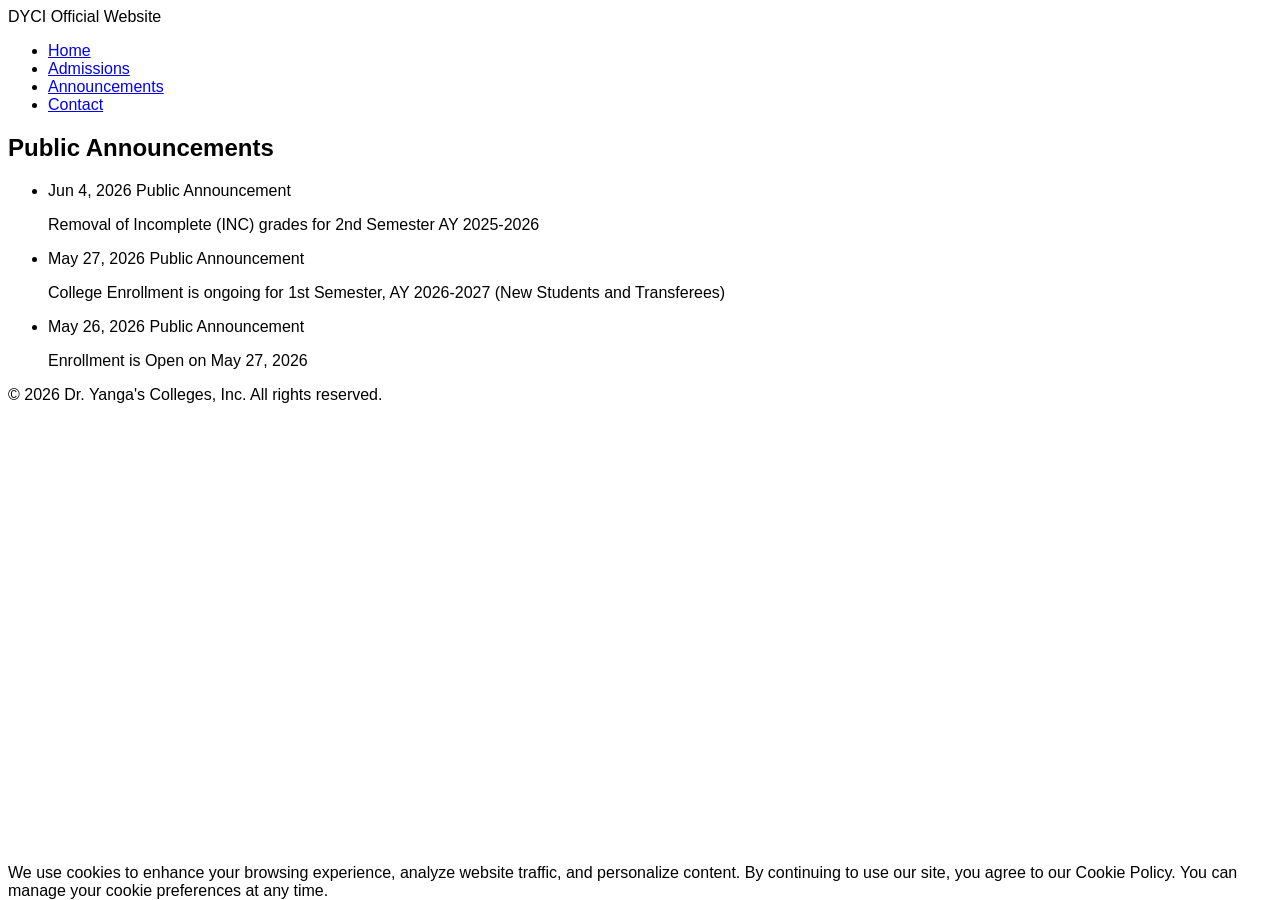
<file: tests/fixtures/dyci_announcements_page.html>
<!--
  M8.4 ENGINEERING FIXTURE -- IMPORTANT PROVENANCE NOTE

  This file's TEXT CONTENT (the announcement headlines and dates below)
  is REAL, verified public content from DYCI's official announcements
  page (https://dyci.edu.ph/announcements), confirmed independently via
  two separate lookups on 2026-09-20 (a web search result snippet and a
  direct page fetch's metadata, both showing matching content).

  The surrounding HTML STRUCTURE (nav/header/footer/cookie-notice
  markup) is RECONSTRUCTED, not a byte-for-byte copy of the live page's
  actual markup -- this sandboxed development environment's network
  egress is restricted to an allowlist that does not include
  dyci.edu.ph (confirmed via the x-deny-reason: host_not_allowed
  response header, not assumed), so raw HTML could not be retrieved
  directly by the ingestion adapter's own HTTP client from within this
  environment. The cookie-notice text below IS drawn from what was
  actually observed on the real page during the same lookup.

  This fixture exists specifically to test extraction/normalization/
  storage/retrieval against REALISTIC, REAL-CONTENT campus announcement
  text, per the Milestone 8.4 fallback instruction: "create a
  reproducible test fixture based on permitted public content rather
  than inventing successful live-ingestion results." No announcement
  text below was invented.
-->
<!DOCTYPE html>
<html lang="en">
<head>
  <meta charset="utf-8">
  <title>Dr. Yanga's Colleges, Inc. | DYCI Official Website</title>
  <meta name="description" content="Dr. Yanga's Colleges Inc. (DYCI) is a God-centered educational institution in Bulacan, Philippines, known for quality education, an award-winning Robotics Program, and student-centered innovation.">
  <meta property="article:published_time" content="2026-06-04T00:00:00+00:00">
  <style>
    body { font-family: sans-serif; }
    .cookie-banner { position: fixed; bottom: 0; }
  </style>
  <script>
    console.log("analytics tracker placeholder -- should never appear in extracted text");
  </script>
</head>
<body>
  <header>
    <div class="site-title">DYCI Official Website</div>
  </header>
  <nav>
    <ul>
      <li><a href="/">Home</a></li>
      <li><a href="/admissions">Admissions</a></li>
      <li><a href="/announcements">Announcements</a></li>
      <li><a href="/contact">Contact</a></li>
    </ul>
  </nav>
  <main>
    <article>
      <h1>Public Announcements</h1>
      <ul class="announcement-list">
        <li>
          <time datetime="2026-06-04">Jun 4, 2026</time>
          <span class="tag">Public Announcement</span>
          <p>Removal of Incomplete (INC) grades for 2nd Semester AY 2025-2026</p>
        </li>
        <li>
          <time datetime="2026-05-27">May 27, 2026</time>
          <span class="tag">Public Announcement</span>
          <p>College Enrollment is ongoing for 1st Semester, AY 2026-2027 (New Students and Transferees)</p>
        </li>
        <li>
          <time datetime="2026-05-26">May 26, 2026</time>
          <span class="tag">Public Announcement</span>
          <p>Enrollment is Open on May 27, 2026</p>
        </li>
      </ul>
    </article>
  </main>
  <div class="cookie-banner">
    We use cookies to enhance your browsing experience, analyze website
    traffic, and personalize content. By continuing to use our site,
    you agree to our Cookie Policy. You can manage your cookie
    preferences at any time.
  </div>
  <footer>
    <p>&copy; 2026 Dr. Yanga's Colleges, Inc. All rights reserved.</p>
  </footer>
</body>
</html>
</file>
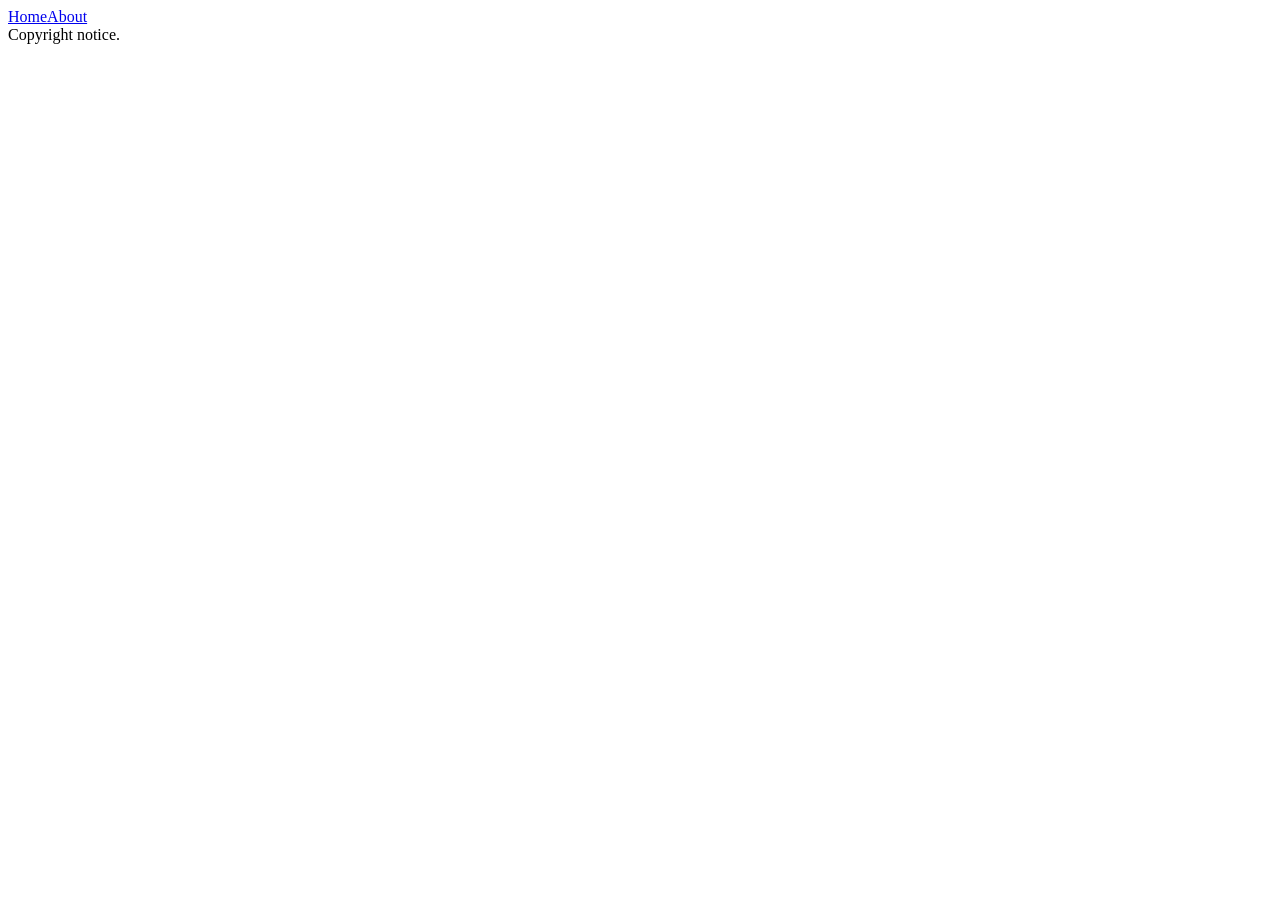
<file: tests/fixtures/empty_content_page.html>
<!DOCTYPE html>
<html>
<head><title></title></head>
<body>
  <nav><a href="/">Home</a><a href="/about">About</a></nav>
  <script>var x = 1;</script>
  <style>.a { color: red; }</style>
  <footer>Copyright notice.</footer>
</body>
</html>
</file>
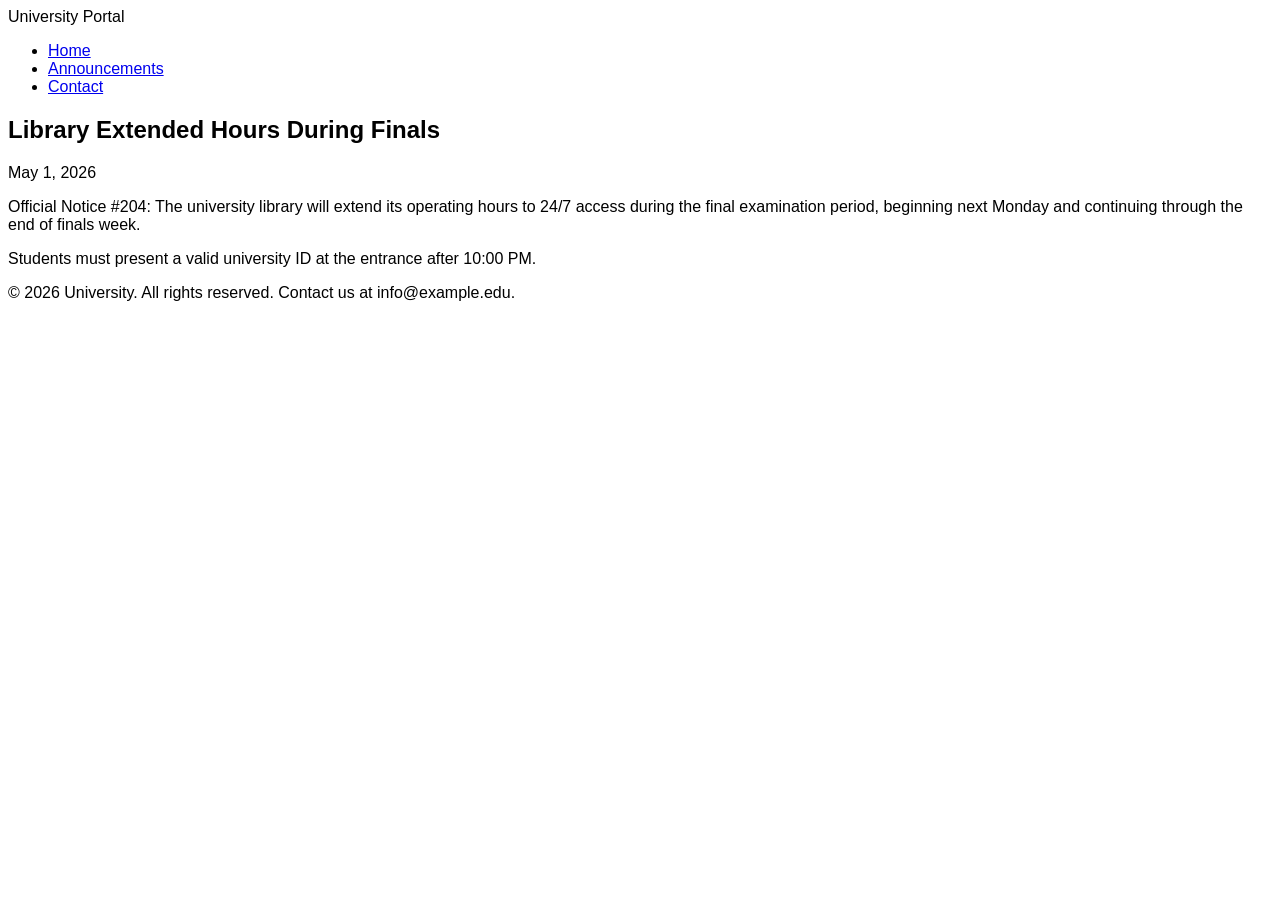
<file: tests/fixtures/sample_page.html>
<!DOCTYPE html>
<html lang="en">
<head>
  <meta charset="utf-8">
  <title>Library Extended Hours During Finals — University Announcements</title>
  <meta property="article:published_time" content="2026-05-01T09:00:00+00:00">
  <style>
    body { font-family: sans-serif; }
    .nav-hidden { display: none; }
  </style>
  <script>
    console.log("this should never appear in extracted text");
  </script>
</head>
<body>
  <header>
    <div class="site-title">University Portal</div>
  </header>
  <nav>
    <ul>
      <li><a href="/">Home</a></li>
      <li><a href="/announcements">Announcements</a></li>
      <li><a href="/contact">Contact</a></li>
    </ul>
  </nav>
  <main>
    <article>
      <h1>Library Extended Hours During Finals</h1>
      <time datetime="2026-05-01T09:00:00+00:00">May 1, 2026</time>
      <p>Official Notice #204: The university library will extend its
      operating hours to 24/7 access during the final examination
      period, beginning next Monday and continuing through the end of
      finals week.</p>
      <p>Students must present a valid university ID at the entrance
      after 10:00 PM.</p>
    </article>
  </main>
  <footer>
    <p>&copy; 2026 University. All rights reserved. Contact us at info@example.edu.</p>
  </footer>
</body>
</html>
</file>
<file: frontend/css/styles.css>
/* Campus claim check -- app layout after the team's prototype (2026-10-26): sidebar, white cards, navy primary, dark navy
   result card. Design refresh 2026-10-28 (end of this file): Plus Jakarta Sans served from fonts/ (SIL OFL), so the page
   still makes no external font requests. */

:root {
  --navy: #1b2a4a;          /* primary: buttons, active tab, result card */
  --navy-deep: #131d36;
  --navy-soft: #e8ebf2;
  --bg: #f7f5f0;            /* warm off-white page */
  --surface: #ffffff;
  --sidebar: #fbfaf7;
  --field: #fcfbf8;
  --ink: #1f2430;
  --muted: #5d6270;
  --line: #e6e2d9;
  --accent: #2f4a85;
  --focus: #b8862e;
  --gold: #b8862e;
  --gold-soft: #f8efdc;

  --supported: #1c6b43;
  --supported-bg: #eaf5ee;
  --contradicted: #a8292b;
  --contradicted-bg: #fbeeee;
  --insufficient: #4a4f5c;
  --insufficient-bg: #f1f2f5;
  --info: #2f4a85;
  --info-bg: #eef1f8;

  /* the same tones, lightened for the dark result card */
  --on-dark: #f5f7fb;
  --on-dark-muted: #c4cbd9;
  --supported-on-dark: #7ed3a0;
  --contradicted-on-dark: #ff8a85;
  --insufficient-on-dark: #c9cfdb;
  --info-on-dark: #a9bcff;
  --gold-on-dark: #f2c14e;

  --notice-bg: #fbf3df;
  --notice-line: #b8862e;
  --error-bg: #fdf0f0;
  --error-line: #c45252;

  --radius: 12px;
  --shadow: 0 1px 2px rgba(31, 36, 48, .05), 0 4px 14px rgba(31, 36, 48, .05);
  --sans: "Segoe UI", system-ui, -apple-system, Roboto, "Helvetica Neue", Arial, sans-serif;
}

/* Always light (owner decision 2026-10-12): the warm page whatever the system theme. */
:root { color-scheme: light; }

* { box-sizing: border-box; }
[hidden] { display: none !important; }
html { scroll-behavior: smooth; }
body { margin: 0; background: var(--bg); color: var(--ink); font: 400 16px/1.6 var(--sans); }
strong, b, label, summary { font-weight: 600; }
h1, h2, h3 { font-weight: 650; line-height: 1.25; margin: 0 0 .5rem; color: var(--ink); }
h1 { font-size: 1.7rem; }
h2 { font-size: 1.25rem; }
h3 { font-size: 1.05rem; }
p { margin: 0 0 .75rem; }
a { color: var(--accent); }
:focus-visible { outline: 2px solid var(--focus); outline-offset: 2px; }
.visually-hidden { position: absolute; width: 1px; height: 1px; overflow: hidden; clip: rect(0 0 0 0); white-space: nowrap; }
.skip { position: absolute; left: -999px; top: 0; background: var(--gold); color: #000; padding: .5rem 1rem; z-index: 50; }
.skip:focus { left: 0; }
svg { flex: none; }

/* ---- app shell: sidebar + main column ---- */
.shell { display: grid; grid-template-columns: 260px minmax(0, 1fr); min-height: 100vh; }
.sidebar { background: var(--sidebar); border-right: 1px solid var(--line); padding: 1.25rem 1rem; display: flex;
  flex-direction: column; gap: .5rem; position: sticky; top: 0; height: 100vh; overflow-y: auto; }
.brand { display: flex; gap: .75rem; align-items: center; padding: .25rem .25rem 1rem; border-bottom: 1px solid var(--line); }
.brand-badge { display: grid; place-items: center; width: 44px; height: 44px; border-radius: 10px; background: var(--navy);
  color: #fff; font: 700 .72rem/1 var(--sans); letter-spacing: .04em; }
.brand-name { margin: 0; font-weight: 650; line-height: 1.25; }
.brand-sub { margin: 0; color: var(--muted); font-size: .78rem; }
.nav-label { margin: 1rem .5rem .25rem; color: var(--muted); font-size: .72rem; letter-spacing: .12em; text-transform: uppercase; }
.nav { list-style: none; margin: 0; padding: 0; display: flex; flex-direction: column; gap: .2rem; }
.nav-item { width: 100%; display: flex; align-items: center; gap: .7rem; text-align: left; background: transparent;
  color: var(--ink); border: 1px solid transparent; border-radius: 10px; padding: .65rem .75rem; min-height: 44px;
  font: 500 .95rem/1.2 var(--sans); cursor: pointer; transition: background-color .15s ease; }
.nav-item:hover { background: var(--navy-soft); }
.nav-item.active { background: var(--surface); border-color: var(--line); box-shadow: var(--shadow); }
.nav-icon { width: 18px; height: 18px; fill: none; stroke: currentColor; stroke-width: 1.8; stroke-linecap: round; stroke-linejoin: round; }
.sidebar-foot { margin-top: auto; color: var(--muted); font-size: .8rem; padding: .75rem .5rem 0; border-top: 1px solid var(--line); }
.scrim { position: fixed; inset: 0; background: rgba(15, 20, 35, .35); z-index: 20; }

.main-col { display: flex; flex-direction: column; min-width: 0; }
.topbar { display: flex; align-items: center; gap: .75rem; padding: .85rem 1.75rem; border-bottom: 1px solid var(--line);
  background: rgba(247, 245, 240, .92); position: sticky; top: 0; z-index: 10; backdrop-filter: blur(6px); }
.topbar-title { margin: 0; font-weight: 600; }
.topbar > .api-status { margin-left: auto; }
.icon-btn { display: none; width: 44px; height: 44px; border-radius: 10px; border: 1px solid var(--line); background: var(--surface);
  padding: 0; place-items: center; cursor: pointer; }
.icon-btn svg { width: 20px; height: 20px; fill: none; stroke: var(--ink); stroke-width: 1.8; stroke-linecap: round; }
main { flex: 1 0 auto; padding: 1.5rem 1.75rem 2.5rem; }
.grid { display: grid; grid-template-columns: minmax(0, 1fr) 320px; gap: 1.75rem; align-items: start; max-width: 1180px; margin: 0 auto; }
.col-main { display: flex; flex-direction: column; gap: 1.25rem; min-width: 0; }
.col-side { display: flex; flex-direction: column; gap: 1.25rem; position: sticky; top: 5rem; }

/* ---- cards ---- */
.scan-card, .card, .panel-card, .tile { background: var(--surface); border: 1px solid var(--line); border-radius: var(--radius); box-shadow: var(--shadow); }
.scan-card { padding: 1.5rem; }
.scan-title { font-size: 1.6rem; margin-bottom: .25rem; }
.scan-lead { color: var(--muted); margin-bottom: 1.1rem; }
.card { padding: 1.25rem; }
.card:focus { outline: none; box-shadow: 0 0 0 3px rgba(184, 134, 46, .35); }
.card h2 { font-size: 1.1rem; }

/* ---- Text | Image | URL tabs (segmented control) ---- */
.tabs { display: flex; gap: .25rem; padding: .3rem; background: var(--bg); border: 1px solid var(--line); border-radius: 12px; margin-bottom: 1.1rem; }
.tab { flex: 1; display: flex; flex-direction: column; align-items: center; gap: .2rem; min-height: 52px; padding: .45rem .5rem;
  border: 0; border-radius: 9px; background: transparent; color: var(--muted); font: 500 .9rem/1.2 var(--sans); cursor: pointer;
  transition: background-color .15s ease, color .15s ease; }
.tab svg { width: 18px; height: 18px; fill: none; stroke: currentColor; stroke-width: 1.8; stroke-linecap: round; stroke-linejoin: round; }
.tab:hover { color: var(--ink); }
.tab[aria-selected="true"] { background: var(--surface); color: var(--ink); box-shadow: var(--shadow); }

/* ---- form ---- */
label { display: block; margin-bottom: .4rem; color: var(--ink); }
textarea, input[type="text"] { width: 100%; font: inherit; color: var(--ink); background: var(--field); border: 1px solid var(--line);
  border-radius: 10px; padding: .8rem .9rem; }
textarea:focus, input[type="text"]:focus { border-color: var(--navy); outline: none; box-shadow: 0 0 0 3px rgba(31, 42, 68, .14); }
textarea { resize: vertical; min-height: 120px; }
.help, .note, .optional { color: var(--muted); font-size: .88rem; }
.help { margin: .4rem 0 0; }
.optional { font-weight: 400; }
.field-error { color: var(--contradicted); font-weight: 600; margin: .4rem 0 0; }
.optional-link { margin-top: 1.1rem; }
.actions { display: flex; gap: .75rem; margin-top: 1.1rem; flex-wrap: wrap; }
button { font: inherit; font-weight: 600; border-radius: 10px; padding: .7rem 1.5rem; min-height: 44px; cursor: pointer; border: 1px solid transparent;
  transition: background-color .15s ease, border-color .15s ease; }
button.primary { background: var(--navy); color: #fff; flex: 1; }
button.primary:hover { background: var(--navy-deep); }
button.secondary { background: var(--surface); color: var(--ink); border-color: var(--line); }
button.secondary:hover { border-color: var(--navy); }
button:disabled { opacity: .6; cursor: progress; }

.api-status { font-size: .82rem; margin: 0 0 0 auto; color: var(--supported); white-space: nowrap; }
.api-status::before { content: "\25CF  "; }
.api-status.pending { color: var(--muted); }
.api-status.bad { color: var(--contradicted); }
.loading { color: var(--muted); margin: 0; }
.cutoff-form { display: flex; flex-wrap: wrap; align-items: center; gap: 8px 12px; }
.cutoff-form > p { flex-basis: 100%; margin: 0; }
.cutoff-form button { flex: 0 0 auto; }
.error-tech summary { color: var(--muted); font-size: .85rem; cursor: pointer; }
.error-tech p { overflow-wrap: anywhere; }
.error { background: var(--error-bg); border: 1px solid #efcaca; border-left: 4px solid var(--error-line); border-radius: var(--radius); padding: 1rem 1.25rem; }
.error h2 { font-size: 1.1rem; }

/* ---- picture upload (drop area look; the file input itself stays usable) ---- */
.image-check .drop { display: flex; flex-direction: column; align-items: center; gap: .3rem; text-align: center; padding: 1.6rem 1rem;
  border: 1.5px dashed #d6cfbf; border-radius: var(--radius); background: var(--field); cursor: pointer; margin: 0; }
.image-check .drop svg { width: 34px; height: 34px; fill: none; stroke: var(--muted); stroke-width: 1.6; stroke-linecap: round; stroke-linejoin: round; }
.drop-title { font-weight: 600; }
.image-check input[type="file"] { display: block; margin-top: .6rem; font: inherit; font-size: .9rem; }
.image-preview { display: block; max-width: 100%; max-height: 260px; margin-top: .75rem; border: 1px solid var(--line); border-radius: 8px; }
.note.uncertain { color: var(--ink); font-weight: 600; }

/* ---- outcome legend ---- */
.legend { list-style: none; margin: .75rem 0 0; padding: 0; display: flex; flex-direction: column; gap: .85rem; }
.legend li { display: flex; gap: .75rem; align-items: flex-start; }
.legend h3 { font-size: .98rem; margin: 0 0 .1rem; }
.legend .code { font-size: .66rem; letter-spacing: .05em; color: var(--muted); border: 1px solid var(--line);
  border-radius: 999px; padding: .05rem .5rem; vertical-align: middle; margin-left: .3rem; font-weight: 500; }
.legend p { margin: 0; color: var(--muted); font-size: .86rem; line-height: 1.5; }
.dot { width: 10px; height: 10px; border-radius: 50%; margin-top: .45rem; flex: none; }
.dot.supported { background: var(--supported); }
.dot.contradicted { background: var(--contradicted); }
.dot.insufficient { background: var(--insufficient); }
.dot.sketchy { background: var(--gold-on-dark); }
.dot.info { background: var(--info); }

/* ---- result ---- */
.result { display: flex; flex-direction: column; gap: 1.1rem; }
.result:focus { outline: none; }            /* focused by script after a check; the region is announced via aria */
.claim-echo { color: var(--muted); margin: 0; }
.claim-echo q { color: var(--ink); }

/* The verdict: a dark navy card (the prototype's result panel), the tone shown by the mark, its ring and the label. */
.verdict { display: flex; gap: 1.1rem; align-items: center; padding: 1.3rem 1.4rem; border-radius: var(--radius);
  background: var(--navy); color: var(--on-dark); box-shadow: var(--shadow); border-left: 5px solid var(--tone); }
.verdict h2 { margin: 0 0 .2rem; font-size: 1.45rem; color: var(--on-dark); }
.verdict p { margin: 0 0 .25rem; color: var(--on-dark-muted); }
.verdict-mark { width: 52px; height: 52px; border-radius: 50%; background: var(--tone); color: var(--navy);
  display: grid; place-items: center; font: 700 1.45rem/1 var(--sans); flex: none; box-shadow: 0 0 0 6px rgba(255, 255, 255, .08); }
.verdict.supported { --tone: var(--supported-on-dark); --tone-bg: var(--supported-bg); }
.verdict.contradicted { --tone: var(--contradicted-on-dark); --tone-bg: var(--contradicted-bg); }
.verdict.insufficient, .verdict.unknown { --tone: var(--insufficient-on-dark); --tone-bg: var(--insufficient-bg); }
.verdict.info { --tone: var(--info-on-dark); --tone-bg: var(--info-bg); }
/* Legitimacy level 2 ("sketchy"): gold, between a match (green) and a conflict (red). */
.verdict.sketchy { --tone: var(--gold-on-dark); --tone-bg: var(--gold-soft); }
.verdict-code { display: inline-block; font: 600 .7rem/1.4 var(--sans); letter-spacing: .08em; color: var(--tone) !important;
  border: 1px solid var(--tone); border-radius: 999px; padding: .1rem .6rem; margin-bottom: .45rem !important; }
.verdict a { color: var(--info-on-dark); }
.level-reasons { margin: .35rem 0 .25rem; padding-left: 1.1rem; color: var(--on-dark); }
.level-reasons li { margin: .15rem 0; }
.level-unsure { padding: .75rem 0 .25rem; }
/* The 1-5 level half-dial on picture results (a fixed scale, not a probability). */
.gauge { width: 120px; height: 72px; flex: none; }
.gauge .seg { fill: none; stroke: rgba(255, 255, 255, .16); stroke-width: 9; stroke-linecap: round; }
.gauge .seg.on { stroke: var(--tone); }
.gauge-value { fill: var(--on-dark); font: 700 20px/1 var(--sans); }

.panel { background: transparent; }
.panel h3 { color: var(--ink); font-size: 1.05rem; }
.panel.closest { background: var(--surface); border: 1px solid var(--line); border-radius: var(--radius); padding: 1.1rem 1.25rem; box-shadow: var(--shadow); }
/* Keep the main view simple: the technical rows (document id, source type, similarity) stay in Details. */
.panel.closest .meta.tech { display: none; }
.passage-context { color: var(--muted); }
/* Low match: say plainly that nothing matches and what the checker is for. */
.scope-note { color: var(--ink); margin-bottom: .35rem; }
/* Display-only notices (date, old post, hearsay): highlighted, the verdict itself is unchanged. */
.date-note { color: var(--ink); background: var(--notice-bg); border-left: 3px solid var(--notice-line);
  padding: .5rem .8rem; border-radius: 8px; font-size: .9rem; margin: 0; }
.date-note.old-post { font-weight: 600; border-left-width: 5px; }
.date-note.hearsay { font-weight: 600; }
.evidence-text { margin: .75rem 0 0; padding: 0; border: 0; background: transparent; color: var(--ink); overflow-wrap: anywhere; white-space: pre-line; }
.provenance-panel { background: var(--surface); border: 1px solid var(--line); border-radius: var(--radius); padding: 1.1rem 1.25rem; box-shadow: var(--shadow); }

details.more { background: var(--surface); border: 1px solid var(--line); border-radius: var(--radius); padding: 0 1.25rem; }
details.more > summary { padding: .9rem 0; color: var(--muted); font-size: .92rem; }
details.more .panel { padding: .75rem 0 1rem; }
details.more .panel + .panel { border-top: 1px solid var(--line); }
details.more .panel h3 { font-size: 1rem; }

.meta { display: grid; grid-template-columns: max-content 1fr; gap: .25rem 1rem; margin: .5rem 0 .75rem; font-size: .88rem; }
.meta dt { color: var(--muted); }
.meta dd { margin: 0; overflow-wrap: anywhere; }
.meta.tech { font-size: .8rem; color: var(--muted); }
.meta.tech dd { color: var(--muted); }
table { width: 100%; border-collapse: collapse; font-size: .92rem; }
th, td { text-align: left; padding: .45rem .5rem; border-bottom: 1px solid var(--line); font-weight: 400; }
th { color: var(--muted); }
.num { text-align: right; font-variant-numeric: tabular-nums; }
tr.predicted td { font-weight: 600; background: var(--insufficient-bg); }
.evidence-list { list-style: none; margin: 0; padding: 0; }
.evidence-list li { padding: .75rem 0; border-bottom: 1px solid var(--line); }
.evidence-list li:last-child { border-bottom: 0; }
.evidence-list .date-note { margin: .5rem 0 0; }
.item-head { display: flex; flex-wrap: wrap; gap: .35rem 1rem; align-items: center; font-size: .9rem; }
.tag { background: var(--navy); color: #fff; border-radius: 999px; padding: .05rem .6rem; font-size: .75rem; }
.tag.example { background: var(--insufficient-bg); color: var(--ink); border: 1px solid var(--line); }
summary { cursor: pointer; color: var(--accent); }
.statement-list { margin: 1rem 0 .5rem; padding-left: 1.4rem; }
.statement { margin: 0 0 .75rem; }
.statement q { display: block; color: var(--ink); }
.statement-outcome { margin: .15rem 0 0; font-weight: 600; }
.statement.contradiction .statement-outcome { color: var(--contradicted); }
.statement.match .statement-outcome { color: var(--supported); }
.statement.not_checked_short, .statement.not_checked_limit { color: var(--muted); }

/* ---- dashboard ---- */
.dash-head { margin-bottom: .9rem; }
#view-dashboard { max-width: 1180px; margin: 0 auto; }
.tiles { display: grid; grid-template-columns: repeat(auto-fit, minmax(145px, 1fr)); gap: .9rem; margin-bottom: 1rem; }
.tile { padding: 1rem 1.1rem; }
.tile-label { margin: 0 0 .35rem; color: var(--muted); font-size: .82rem; }
.tile-value { margin: 0; font-size: 1.9rem; font-weight: 700; font-variant-numeric: tabular-nums; line-height: 1.1; }
.tile-sub { margin: .35rem 0 0; color: var(--muted); font-size: .78rem; }
.tile.dark { background: var(--navy); border-color: var(--navy); }
.tile.dark .tile-label, .tile.dark .tile-sub { color: var(--on-dark-muted); }
.tile.dark .tile-value { color: var(--on-dark); }
.panel-card { padding: 1.1rem 1.25rem; }
.panel-card.wide { margin-bottom: 1rem; }
.panel-title { font-size: .78rem; letter-spacing: .1em; text-transform: uppercase; color: var(--muted); margin-bottom: .75rem; }
.dash-grid { display: grid; grid-template-columns: repeat(auto-fit, minmax(300px, 1fr)); gap: 1rem; margin-bottom: 1rem; }
.chart { width: 100%; height: auto; max-height: 260px; display: block; }
.chart .grid-line { stroke: var(--line); stroke-width: 1; }
.chart .axis { fill: var(--muted); font: 11px var(--sans); }
.chart .bar.text, .swatch.text, .bar-fill.kind-text { fill: var(--navy); background: var(--navy); }
.chart .bar.link, .swatch.link, .bar-fill.kind-link { fill: #8a94ad; background: #8a94ad; }
.chart .bar.picture, .swatch.picture, .bar-fill.kind-picture { fill: #d4b47a; background: #d4b47a; }
.chart-legend { list-style: none; display: flex; flex-wrap: wrap; gap: 1rem; margin: .6rem 0 0; padding: 0; font-size: .85rem; color: var(--muted); }
.chart-legend li { display: flex; align-items: center; gap: .4rem; }
.swatch { width: 12px; height: 12px; border-radius: 3px; display: inline-block; }
.bar-list { list-style: none; margin: 0; padding: 0; display: flex; flex-direction: column; gap: .55rem; }
.bar-list li { display: grid; grid-template-columns: minmax(110px, 40%) 1fr max-content; gap: .6rem; align-items: center; font-size: .88rem; }
.bar-name { color: var(--ink); }
.bar-track { height: 10px; background: var(--bg); border-radius: 999px; overflow: hidden; }
.bar-fill { display: block; height: 100%; width: 100%; border-radius: 999px; background: var(--navy); transform-origin: left center; }
.bar-fill.supported, .bar-fill.lvl-level_5, .bar-fill.lvl-level_4 { background: var(--supported); }
.bar-fill.contradicted, .bar-fill.lvl-level_1 { background: var(--contradicted); }
.bar-fill.lvl-level_2 { background: var(--gold); }
.bar-fill.not_confirmed, .bar-fill.lvl-level_3, .bar-fill.could_not_read, .bar-fill.lvl-could_not_read,
.bar-fill.lvl-no_text, .bar-fill.lvl-other_page { background: #9aa1b1; }
.bar-fill.withheld_language, .bar-fill.question { background: #8a94ad; }
.bar-count { color: var(--muted); font-variant-numeric: tabular-nums; }

.footer { color: var(--muted); font-size: .82rem; padding: 1.25rem 1.75rem 1.5rem; border-top: 1px solid var(--line); }
.footer p { margin: 0 auto; max-width: 1180px; text-align: center; }

/* ---- smaller screens: the sidebar becomes a slide-in menu ---- */
@media (max-width: 1000px) {
  .grid { grid-template-columns: 1fr; }
  .col-side { position: static; }
}
@media (max-width: 820px) {
  .shell { grid-template-columns: minmax(0, 1fr); }
  .grid, .scan-card, .col-main { min-width: 0; max-width: 100%; }
  .sidebar { position: fixed; left: 0; top: 0; bottom: 0; width: 270px; z-index: 30; transform: translateX(-100%);
    transition: transform .2s ease; box-shadow: none; }
  .sidebar.open { transform: translateX(0); box-shadow: 0 10px 40px rgba(15, 20, 35, .25); }
  .icon-btn { display: grid; }
  .topbar, main { padding-left: 1rem; padding-right: 1rem; }
  .footer { padding-left: 1rem; padding-right: 1rem; }
}
@media (max-width: 600px) {
  .scan-card { padding: 1.1rem; }
  .scan-title { font-size: 1.35rem; }
  .verdict { align-items: flex-start; flex-wrap: wrap; }
  .api-status { display: none; }
  .bar-list li { grid-template-columns: 1fr max-content; }
  .bar-list .bar-track { grid-column: 1 / -1; grid-row: 2; }
}
@media (prefers-reduced-motion: reduce) {
  html { scroll-behavior: auto; }
  .sidebar, .tab, .nav-item, button { transition: none; }
}

/* CAMPUS_VERIFY_UI_EXTRAS: tap-to-try examples, next steps, copy/share */
.examples { display: flex; flex-wrap: wrap; gap: .4rem; align-items: center; margin-top: .5rem; }
button.chip { background: var(--surface); color: var(--ink); border: 1px solid var(--line); border-radius: 999px;
  padding: .3rem .75rem; font-size: .85rem; cursor: pointer; }
button.chip:hover, button.chip:focus-visible { border-color: var(--navy); }
.next-steps { border-left: 3px solid var(--navy); padding: .6rem .9rem; background: var(--surface); }
.next-steps .next-title { font-weight: 600; color: var(--ink); margin: 0 0 .3rem; }
.next-steps ul { margin: 0; padding-left: 1.1rem; }
.share-bar { align-items: center; margin-top: 0; }

/* CAMPUS_VERIFY_AUTH=google: sign-in, account chip, Account and Users pages */
.account-chip { display: flex; align-items: center; gap: .5rem; font-size: .88rem; }
.signin-top { display: flex; align-items: center; }
button.small { padding: .3rem .7rem; font-size: .82rem; }
.signin-card { max-width: 34rem; margin: 2rem auto; }
.google-btn { margin: 1.25rem 0; min-height: 44px; }
.setting { margin-top: 1rem; }
.switch-label { display: flex; align-items: center; gap: .5rem; font-weight: 600; }
.table-wrap { overflow-x: auto; }

/* dashboard period; delete my account */
/* Dashboard toolbar: period on the left, the report on the right; one bar under the title */
.dash-controls { display: flex; flex-wrap: wrap; gap: .75rem 1.25rem; align-items: center; justify-content: space-between;
  background: var(--surface); border: 1px solid var(--line); border-radius: var(--radius); padding: .6rem .75rem;
  margin-bottom: 1rem; }
.dash-controls .control-group { display: flex; flex-wrap: nowrap; gap: .5rem; align-items: center; }
.dash-controls .control-label { font-size: .85rem; color: var(--muted); margin-right: .15rem; }
.dash-controls select { padding: .4rem .6rem; border: 1px solid var(--line); border-radius: 8px; background: var(--surface);
  min-height: 40px; font: inherit; font-size: .9rem; }
.dash-controls button { flex: none; min-height: 40px; padding: .4rem 1rem; font-size: .9rem; white-space: nowrap; }
#dash-csv-status:empty { display: none; }

/* Sources (administrators) */
.alert-card { display: flex; flex-wrap: wrap; gap: .5rem 1rem; align-items: center; justify-content: space-between;
  background: var(--gold-soft); border: 1px solid var(--gold); border-radius: var(--radius);
  padding: .7rem .9rem; margin-bottom: 1rem; }
.alert-card p { margin: 0; font-weight: 600; }
.nav-badge { margin-left: auto; background: var(--contradicted); color: #fff; border-radius: 999px; font-size: .72rem;
  font-weight: 700; padding: .05rem .45rem; }
.sources-table td { vertical-align: top; }
.sources-table .row-actions { display: flex; flex-wrap: wrap; gap: .35rem; }
.sources-table .row-actions button { min-height: 34px; }
tr.muted-row td { opacity: .65; }
.sources-grid { display: grid; grid-template-columns: repeat(auto-fit, minmax(300px, 1fr)); gap: 1rem; margin-top: 1rem; }
.source-form { display: flex; flex-direction: column; gap: .35rem; }
.source-form label { margin-top: .4rem; }
.source-form input, .source-form select { padding: .55rem .7rem; border: 1.5px solid #d6dce8; border-radius: var(--radius-sm);
  font: inherit; background: var(--field); }
.source-form button { margin-top: .6rem; align-self: flex-start; flex: none; }
.source-log { list-style: none; margin: 0; padding: 0; display: flex; flex-direction: column; gap: .5rem; font-size: .9rem; }
#token-form { display: flex; flex-direction: column; gap: .4rem; }
#token-form input { padding: .55rem .7rem; border: 1.5px solid #d6dce8; border-radius: var(--radius-sm); font: inherit; }
@media (max-width: 640px) {
  .dash-controls { flex-direction: column; align-items: stretch; }
  .dash-controls .control-group > select, .dash-controls .control-group > button { flex: 1 1 0; min-width: 0; }
}
button.danger { color: var(--contradicted); }

/* CAMPUS_VERIFY_TOUR: guided first-visit tour */
.tour { position: fixed; inset: 0; z-index: 100; }
.tour-spot { position: fixed; border-radius: 12px; box-shadow: 0 0 0 9999px rgba(15, 20, 35, .62);
  outline: 3px solid var(--gold); transition: top .25s ease, left .25s ease, width .25s ease, height .25s ease; pointer-events: none; }
.tour-card { position: fixed; width: min(24rem, calc(100vw - 32px)); background: var(--surface); color: var(--ink);
  border-radius: var(--radius); padding: 1.1rem 1.2rem; box-shadow: 0 12px 40px rgba(0, 0, 0, .3); }
.tour-card:focus { outline: none; }
.tour-card.centered { top: 50% !important; left: 50% !important; transform: translate(-50%, -50%); width: min(28rem, calc(100vw - 32px)); }
.tour-spot[hidden] { display: none; }
.tour-card h2 { font-size: 1.15rem; margin: .1rem 0 .4rem; }
.tour-step { font-size: .8rem; color: var(--muted); margin: 0; }
.tour-dots { display: flex; gap: .35rem; margin: .8rem 0 .2rem; }
.tour-dots span { width: .5rem; height: .5rem; border-radius: 50%; background: var(--line); }
.tour-dots span.on { background: var(--navy); }
.tour-actions { display: flex; align-items: center; gap: .5rem; margin-top: .6rem; }
.tour-gap { flex: 1; }
.link-btn { background: none; border: 0; color: var(--muted); padding: .3rem 0; cursor: pointer; text-decoration: underline; }
.tour-example { margin: .6rem 0 0; }
.post-example { border: 1px solid var(--line); border-radius: 10px; padding: .6rem .75rem; background: var(--bg, #faf8f3); }
.post-example .post-meta { font-size: .82rem; color: var(--muted); margin: 0 0 .3rem; }
.tour-tag { display: inline-block; font-size: .72rem; text-transform: uppercase; letter-spacing: .05em;
  background: var(--gold-soft); color: var(--ink); border-radius: 999px; padding: .1rem .5rem; margin: 0 0 .4rem; }
.tour-banner { display: flex; align-items: center; gap: .6rem; background: var(--gold-soft); border-radius: 10px;
  padding: .55rem .75rem; margin-bottom: 1rem; font-size: .9rem; }
.tour-banner span { flex: 1; }
body.touring { overflow: hidden; }
@media (max-width: 860px) {
  .tour-card:not(.centered) { left: 16px !important; right: 16px; bottom: 16px; top: auto !important; width: auto; }
}
@media (prefers-reduced-motion: reduce) { .tour-spot { transition: none; } }

/* Account page */
.account-wrap { max-width: 46rem; margin: 0 auto; display: flex; flex-direction: column; gap: 1rem; }
.account-hero { display: flex; align-items: center; gap: 1.1rem; padding: 1.4rem 1.5rem; border-radius: var(--radius);
  background: linear-gradient(135deg, var(--navy) 0%, var(--accent) 100%); color: #fff; box-shadow: var(--shadow); }
.account-hero .secondary { margin-left: auto; background: transparent; color: #fff; border-color: rgba(255, 255, 255, .45); }
.account-hero .secondary:hover { border-color: #fff; }
.avatar { flex: none; width: 3.6rem; height: 3.6rem; border-radius: 50%; display: grid; place-items: center;
  background: var(--gold-on-dark); color: var(--navy); font-weight: 700; font-size: 1.25rem; letter-spacing: .02em;
  box-shadow: 0 0 0 3px rgba(255, 255, 255, .25); }
.account-who { min-width: 0; }
.account-name { font-size: 1.35rem; margin: 0; color: #fff; }
.account-email { margin: .1rem 0 .35rem; opacity: .85; overflow-wrap: anywhere; }
.account-meta { margin: 0; font-size: .82rem; display: flex; gap: .6rem; align-items: center; flex-wrap: wrap; opacity: .9; }
.role-badge { background: rgba(255, 255, 255, .16); border-radius: 999px; padding: .12rem .6rem; font-weight: 600; }
.role-badge.admin { background: var(--gold-on-dark); color: var(--navy); }
.account-card { background: var(--surface); border: 1px solid var(--line); border-radius: var(--radius);
  box-shadow: var(--shadow); padding: 1.1rem 1.25rem; }
.account-card h2 { font-size: .8rem; text-transform: uppercase; letter-spacing: .07em; color: var(--muted); margin: 0 0 .6rem; }
.switch-row { display: flex; align-items: center; gap: 1rem; justify-content: space-between; }
.switch-title { font-weight: 600; margin: 0 0 .15rem; }
.switch { position: relative; flex: none; width: 2.9rem; height: 1.65rem; cursor: pointer; }
.switch input { position: absolute; opacity: 0; width: 100%; height: 100%; margin: 0; cursor: pointer; }
.switch-track { position: absolute; inset: 0; border-radius: 999px; background: var(--line); transition: background .2s; }
.switch-track::after { content: ""; position: absolute; top: .2rem; left: .2rem; width: 1.25rem; height: 1.25rem;
  border-radius: 50%; background: #fff; box-shadow: 0 1px 3px rgba(0, 0, 0, .25); transition: transform .2s; }
.switch input:checked + .switch-track { background: var(--supported); }
.switch input:checked + .switch-track::after { transform: translateX(1.25rem); }
.switch input:focus-visible + .switch-track { outline: 3px solid rgba(184, 134, 46, .5); outline-offset: 2px; }
.danger-zone { border-color: rgba(176, 42, 42, .35); background: linear-gradient(0deg, rgba(176, 42, 42, .03), rgba(176, 42, 42, .03)), var(--surface); }
.danger-zone h2 { color: var(--contradicted); }
.danger-btn { flex: none; background: var(--contradicted); color: #fff; border: 1px solid var(--contradicted);
  border-radius: 10px; padding: .55rem 1rem; font-weight: 600; cursor: pointer; }
.danger-btn:hover { filter: brightness(1.08); }
.confirm-dialog { border: 0; border-radius: var(--radius); padding: 1.4rem 1.5rem; max-width: 30rem; width: calc(100vw - 32px);
  box-shadow: 0 20px 60px rgba(0, 0, 0, .35); }
.confirm-dialog::backdrop { background: rgba(15, 20, 35, .55); }
.confirm-dialog h2 { margin-top: 0; color: var(--contradicted); }
.confirm-steps { padding-left: 1.2rem; display: flex; flex-direction: column; gap: .9rem; }
.confirm-steps input { display: block; margin-top: .35rem; width: 100%; padding: .55rem .7rem; border: 1px solid var(--line);
  border-radius: 8px; font: inherit; letter-spacing: .08em; }
/* My checks (CAMPUS_VERIFY_HISTORY) */
.checks-head { display: flex; align-items: center; justify-content: space-between; gap: 1rem; }
.checks-head h2 { margin: 0; }
.checks-list { list-style: none; margin: .6rem 0 0; padding: 0; display: flex; flex-direction: column; gap: .6rem; }
.check-item { border: 1px solid var(--line); border-radius: 10px; padding: .7rem .85rem; }
.check-head { display: flex; flex-wrap: wrap; gap: .4rem 1rem; justify-content: space-between; align-items: center; }
.check-answer { font-weight: 600; display: inline-flex; align-items: center; gap: .4rem; }
.check-when { font-size: .82rem; color: var(--muted); }
.check-message { margin: .35rem 0; overflow-wrap: anywhere; }
.check-url { overflow-wrap: anywhere; }
.check-actions { display: flex; gap: .5rem; margin-top: .4rem; }
@media (prefers-reduced-motion: reduce) { .switch-track, .switch-track::after { transition: none; } }
@media (max-width: 600px) {
  .account-hero { flex-wrap: wrap; }
  .account-hero .secondary { margin-left: 0; }
  .switch-row { flex-wrap: wrap; }
}

/* plain-language answers: the settling sentence sits on the dark card, so it stays in the navy family */
.verdict p.settles { margin: .7rem 0 .35rem; padding: .65rem .85rem; border-left: 3px solid var(--gold-on-dark);
  background: rgba(255, 255, 255, .07); border-radius: 0 10px 10px 0; color: var(--on-dark); line-height: 1.5; }
.verdict p.settles strong { color: var(--gold-on-dark); font-weight: 600; }
.verdict p.settles q { font-style: normal; color: var(--on-dark); }
.verdict p.verdict-code { margin: .5rem 0 0 !important; opacity: .9; }
.sidebar-foot a { color: inherit; }

/* landing page (sign-in required, nobody signed in): the app menu is hidden */
body.landing-mode .sidebar, body.landing-mode #menu-btn, body.landing-mode .topbar-title { display: none; }
body.landing-mode .shell { grid-template-columns: minmax(0, 1fr); }
.landing { max-width: 60rem; margin: 0 auto; padding: 1rem 0 2rem; }
.landing-hero { text-align: center; padding: 2.5rem 1.5rem 2rem; border-radius: var(--radius); color: var(--on-dark);
  background: radial-gradient(120% 140% at 50% 0%, var(--accent) 0%, var(--navy) 55%, var(--navy-deep) 100%); box-shadow: var(--shadow); }
.landing-kicker { margin: 0 0 .5rem; color: var(--gold-on-dark); font-weight: 600; letter-spacing: .08em; text-transform: uppercase; font-size: .78rem; }
.landing-hero h1 { color: var(--on-dark); font-size: clamp(1.6rem, 3.4vw, 2.3rem); line-height: 1.2; margin: 0 auto .6rem; max-width: 34rem; }
.landing-lead { color: var(--on-dark-muted); max-width: 32rem; margin: 0 auto 1.2rem; }
.landing-hero .google-btn { display: flex; justify-content: center; margin: .6rem 0; }
.landing-note { color: var(--on-dark-muted); font-size: .88rem; margin: .4rem 0 0; }
.landing-note strong { color: var(--gold-on-dark); }
.landing-hero .field-error { color: #ffb4ae; }
.landing-grid { display: grid; grid-template-columns: repeat(3, minmax(0, 1fr)); gap: 1rem; margin: 1.25rem 0; }
.landing-tile { background: var(--surface); border: 1px solid var(--line); border-radius: var(--radius); padding: 1rem 1.1rem;
  box-shadow: var(--shadow); border-top: 3px solid var(--gold); }
.landing-tile h2 { font-size: 1.05rem; margin: 0 0 .3rem; }
.landing-tile p { margin: 0; color: var(--muted); font-size: .92rem; }
.landing-answers { background: var(--surface); border: 1px solid var(--line); border-radius: var(--radius); padding: 1.1rem 1.25rem;
  box-shadow: var(--shadow); margin-bottom: 1.25rem; }
.landing-answers h2 { font-size: 1.05rem; margin: 0 0 .6rem; }
.landing-answers ul { list-style: none; padding: 0; margin: 0 0 .4rem; display: grid; gap: .45rem; }
.landing-answers li { display: flex; align-items: center; gap: .55rem; }
.landing .signin-card { margin: 0; max-width: none; }
.landing .signin-card .help { margin: .3rem 0; }
@media (max-width: 700px) { .landing-grid { grid-template-columns: minmax(0, 1fr); } .landing-hero { padding: 2rem 1rem 1.5rem; } }


/* ======================================================================================================================
   Design refresh (2026-10-28, owner: "match the landing page with the home page ... it looks a bit outdated").
   One visual language for landing and home: Plus Jakarta Sans (self-hosted), a cooler neutral page, softer cards, the
   navy-and-gold hero on both pages. Class names are unchanged; this layer only restyles.
   ==================================================================================================================== */
@font-face {
  font-family: "Plus Jakarta Sans";
  src: url("../fonts/plus-jakarta-sans-latin-wght.woff2") format("woff2");
  font-weight: 200 800;
  font-style: normal;
  font-display: swap;
}
:root {
  --sans: "Plus Jakarta Sans", "Segoe UI", system-ui, -apple-system, Roboto, "Helvetica Neue", Arial, sans-serif;
  --bg: #f4f6fb;
  --sidebar: #ffffff;
  --field: #ffffff;
  --ink: #101b33;
  --muted: #566078;
  --line: #e2e6ef;
  --navy-soft: #edf1f8;
  --radius: 16px;
  --radius-sm: 12px;
  --shadow: 0 1px 2px rgba(16, 27, 51, .04), 0 8px 24px rgba(16, 27, 51, .06);
  --shadow-lift: 0 2px 4px rgba(16, 27, 51, .06), 0 14px 32px rgba(16, 27, 51, .10);
  --hero: radial-gradient(120% 160% at 85% -20%, #355a9e 0%, rgba(53, 90, 158, 0) 55%),
          linear-gradient(135deg, #1f3260 0%, var(--navy) 55%, var(--navy-deep) 100%);
}
body { font: 400 16px/1.6 var(--sans); -webkit-font-smoothing: antialiased; letter-spacing: -.003em; }
h1, h2, h3 { font-weight: 700; letter-spacing: -.015em; }
:focus-visible { outline: 3px solid var(--gold-on-dark); outline-offset: 2px; border-radius: 6px; }

/* shell */
.sidebar { background: var(--sidebar); border-right-color: var(--line); padding: 1.25rem .9rem; }
.brand { border-bottom-color: var(--line); }
.brand-badge { border-radius: 12px; background: var(--hero); color: var(--gold-on-dark); box-shadow: var(--shadow); }
.brand-name { font-weight: 700; letter-spacing: -.01em; }
.nav-label { letter-spacing: .14em; font-weight: 600; }
.nav-item { border-radius: var(--radius-sm); font-weight: 600; color: var(--muted); position: relative;
  transition: background-color .18s ease, color .18s ease; }
.nav-item:hover { background: var(--navy-soft); color: var(--ink); }
.nav-item.active { background: var(--navy-soft); border-color: transparent; box-shadow: none; color: var(--navy); }
.nav-item.active::before { content: ""; position: absolute; left: -.9rem; top: 22%; bottom: 22%; width: 4px;
  border-radius: 0 4px 4px 0; background: var(--gold); }
.topbar { background: rgba(255, 255, 255, .86); border-bottom-color: var(--line); }
.topbar-title { font-weight: 700; }
main { padding-top: 1.75rem; }

/* cards */
.scan-card, .card, .panel-card, .tile, .panel.closest, .provenance-panel, details.more, .account-card, .landing-tile,
.landing-answers { border-color: var(--line); border-radius: var(--radius); box-shadow: var(--shadow); }
.scan-card { padding: 1.5rem; overflow: hidden; }
.card h2, .panel-card .panel-title { letter-spacing: -.005em; }
#guide h2 { font-size: 1.1rem; }

/* the shared hero: top of the check card (home) and the landing page */
.card-hero, .landing-hero { background: var(--hero); color: var(--on-dark); position: relative; }
.card-hero { margin: -1.5rem -1.5rem 1.4rem; padding: 1.6rem 1.5rem 1.5rem; }
.card-hero::after, .landing-hero::after { content: ""; position: absolute; left: 1.5rem; bottom: 0; width: 56px; height: 3px;
  border-radius: 3px 3px 0 0; background: var(--gold-on-dark); }
.landing-hero::after { left: 50%; transform: translateX(-50%); }
.hero-kicker { margin: 0 0 .45rem; color: var(--gold-on-dark); font-weight: 700; letter-spacing: .12em;
  text-transform: uppercase; font-size: .72rem; }
.card-hero .scan-title { color: var(--on-dark); font-size: clamp(1.45rem, 2.6vw, 1.9rem); margin-bottom: .3rem; }
.card-hero .scan-lead { color: var(--on-dark-muted); margin: 0; }

/* tabs: a modern segmented control */
.tabs { background: var(--navy-soft); border: 0; border-radius: 14px; padding: .3rem; }
.tab { border-radius: 11px; font-weight: 600; color: var(--muted); transition: background-color .18s ease, color .18s ease, box-shadow .18s ease; }
.tab:hover { color: var(--navy); }
.tab[aria-selected="true"] { background: var(--surface); color: var(--navy); box-shadow: 0 1px 2px rgba(16, 27, 51, .08), 0 4px 10px rgba(16, 27, 51, .06); }
.tab[aria-selected="true"] svg { stroke: var(--gold); }

/* form */
label { font-weight: 600; }
textarea, input[type="text"], .dash-controls select { border: 1.5px solid #d6dce8; border-radius: var(--radius-sm); background: var(--field);
  transition: border-color .18s ease, box-shadow .18s ease; }
textarea:hover, input[type="text"]:hover { border-color: #b9c2d6; }
textarea:focus, input[type="text"]:focus { border-color: var(--navy); box-shadow: 0 0 0 4px rgba(27, 42, 74, .12); }
textarea::placeholder, input::placeholder { color: #8a93a8; }

/* buttons */
button { border-radius: var(--radius-sm); transition: background-color .18s ease, border-color .18s ease, box-shadow .18s ease, transform .18s ease; }
button.primary { background: var(--navy); box-shadow: 0 1px 2px rgba(16, 27, 51, .12), 0 6px 16px rgba(27, 42, 74, .18); }
button.primary:hover { background: #22355d; transform: translateY(-1px); box-shadow: 0 2px 4px rgba(16, 27, 51, .12), 0 10px 22px rgba(27, 42, 74, .22); }
button.primary:active { transform: translateY(0); }
button.secondary { border: 1.5px solid #d6dce8; color: var(--ink); }
button.secondary:hover { border-color: var(--navy); color: var(--navy); }
button.chip { border: 1.5px solid #d6dce8; font-weight: 600; color: var(--muted); padding: .35rem .85rem; }
button.chip:hover, button.chip:focus-visible { border-color: var(--gold); color: var(--ink); background: var(--gold-soft); }

/* outcomes card: same labels and dots as the tour */
.legend { gap: .95rem; }
.legend h3 { font-size: 1rem; }
.legend .code { border-color: var(--line); background: var(--navy-soft); color: var(--muted); }
.dot { width: 11px; height: 11px; box-shadow: 0 0 0 3px rgba(16, 27, 51, .06); }

/* result card */
.verdict { border-radius: var(--radius); background: var(--hero); border-left-width: 6px; box-shadow: var(--shadow-lift); }
.verdict h2 { font-size: clamp(1.3rem, 2.4vw, 1.55rem); }
.claim-echo { font-size: .95rem; }
.date-note { border-radius: 10px; }
details.more > summary { font-weight: 600; }

/* landing page, in the same language */
.landing { padding-top: .5rem; }
.landing-hero { border-radius: calc(var(--radius) + 4px); padding: 3rem 1.5rem 2.6rem; box-shadow: var(--shadow-lift); overflow: hidden; }
.landing-hero h1 { font-size: clamp(1.75rem, 4vw, 2.6rem); letter-spacing: -.025em; max-width: 36rem; }
.landing-lead { font-size: 1.05rem; }
.landing-tile { border-top: 0; padding: 1.2rem 1.25rem; transition: transform .18s ease, box-shadow .18s ease; }
.landing-tile:hover { transform: translateY(-2px); box-shadow: var(--shadow-lift); }
.tile-icon { display: grid; place-items: center; width: 42px; height: 42px; border-radius: 12px; margin-bottom: .7rem;
  background: var(--navy-soft); }
.tile-icon svg { width: 22px; height: 22px; fill: none; stroke: var(--navy); stroke-width: 1.8; stroke-linecap: round; stroke-linejoin: round; }
.landing-tile:hover .tile-icon { background: var(--gold-soft); }
.landing-tile:hover .tile-icon svg { stroke: var(--gold); }
.landing-answers h2, .landing-tile h2 { font-size: 1.05rem; }

/* account page follows the same hero */
.account-hero { background: var(--hero); border-radius: var(--radius); }

@media (max-width: 600px) {
  .card-hero { margin: -1.1rem -1.1rem 1.2rem; padding: 1.3rem 1.1rem 1.2rem; }
  .card-hero::after { left: 1.1rem; }
  .landing-hero { padding: 2.2rem 1.1rem 2rem; }
}
@media (prefers-reduced-motion: reduce) {
  button.primary:hover, .landing-tile:hover { transform: none; }
  .landing-tile, .tab, textarea, input[type="text"] { transition: none; }
}

/* outcomes card = the tour's "What the answer means" + "Always read the evidence" */
.guide-lead { margin: -.2rem 0 .2rem; }
.guide-evidence { margin-top: 1.1rem; padding: .8rem .9rem; border-radius: var(--radius-sm); background: var(--gold-soft);
  border-left: 3px solid var(--gold); }
.guide-evidence h3 { font-size: .98rem; margin: 0 0 .15rem; }
.guide-evidence p { margin: 0; color: var(--ink); font-size: .88rem; line-height: 1.5; }
.guide-other { margin: .9rem 0 0; color: var(--muted); font-size: .82rem; line-height: 1.5; }
.guide-levels { margin-top: 1.1rem; padding-top: 1rem; border-top: 1px solid var(--line); }
.guide-levels-title { font-size: 1.05rem; margin: 0 0 .3rem; }

/* Printed usage report (Dashboard -> Print / Save as PDF; panel request 2026-10-29) */
.print-only { display: none; }
@media print {
  @page { size: A4; margin: 14mm 12mm; }
  html, body { background: #fff !important; color: #000; }
  * { -webkit-print-color-adjust: exact; print-color-adjust: exact; box-shadow: none !important; }
  .sidebar, .topbar, .footer, .scrim, .tour, .dash-controls, #dash-status, #dash-csv-status, .skip-link { display: none !important; }
  .view:not(#view-dashboard) { display: none !important; }
  .shell, .main-col, main { margin: 0 !important; padding: 0 !important; max-width: none !important; display: block !important; }
  .print-only { display: block; }
  .dash-head { display: block; margin-bottom: .4rem; }
  .dash-head .scan-lead { font-size: 9pt; }
  .report-head { border-bottom: 2px solid #1f2a44; padding-bottom: .4rem; margin-bottom: .6rem; }
  .report-head p { margin: .1rem 0; font-size: 9.5pt; }
  .report-org { font-weight: 700; }
  .report-title { font-size: 18pt; margin: .2rem 0; }
  #dash-heading { display: none; }
  .tiles, .panel-card, .dash-grid > *, .report-table { break-inside: avoid; page-break-inside: avoid; }
  .tiles { grid-template-columns: repeat(3, 1fr) !important; }
  .dash-grid { grid-template-columns: repeat(2, 1fr) !important; }
  .report-table table { width: 100%; border-collapse: collapse; font-size: 10pt; }
  .report-table th, .report-table td { border: 1px solid #999; padding: .25rem .5rem; text-align: left; }
  .report-table td { text-align: right; width: 6rem; }
  .report-foot { margin-top: .6rem; font-size: 8.5pt; border-top: 1px solid #999; padding-top: .3rem; }
}
</file>
